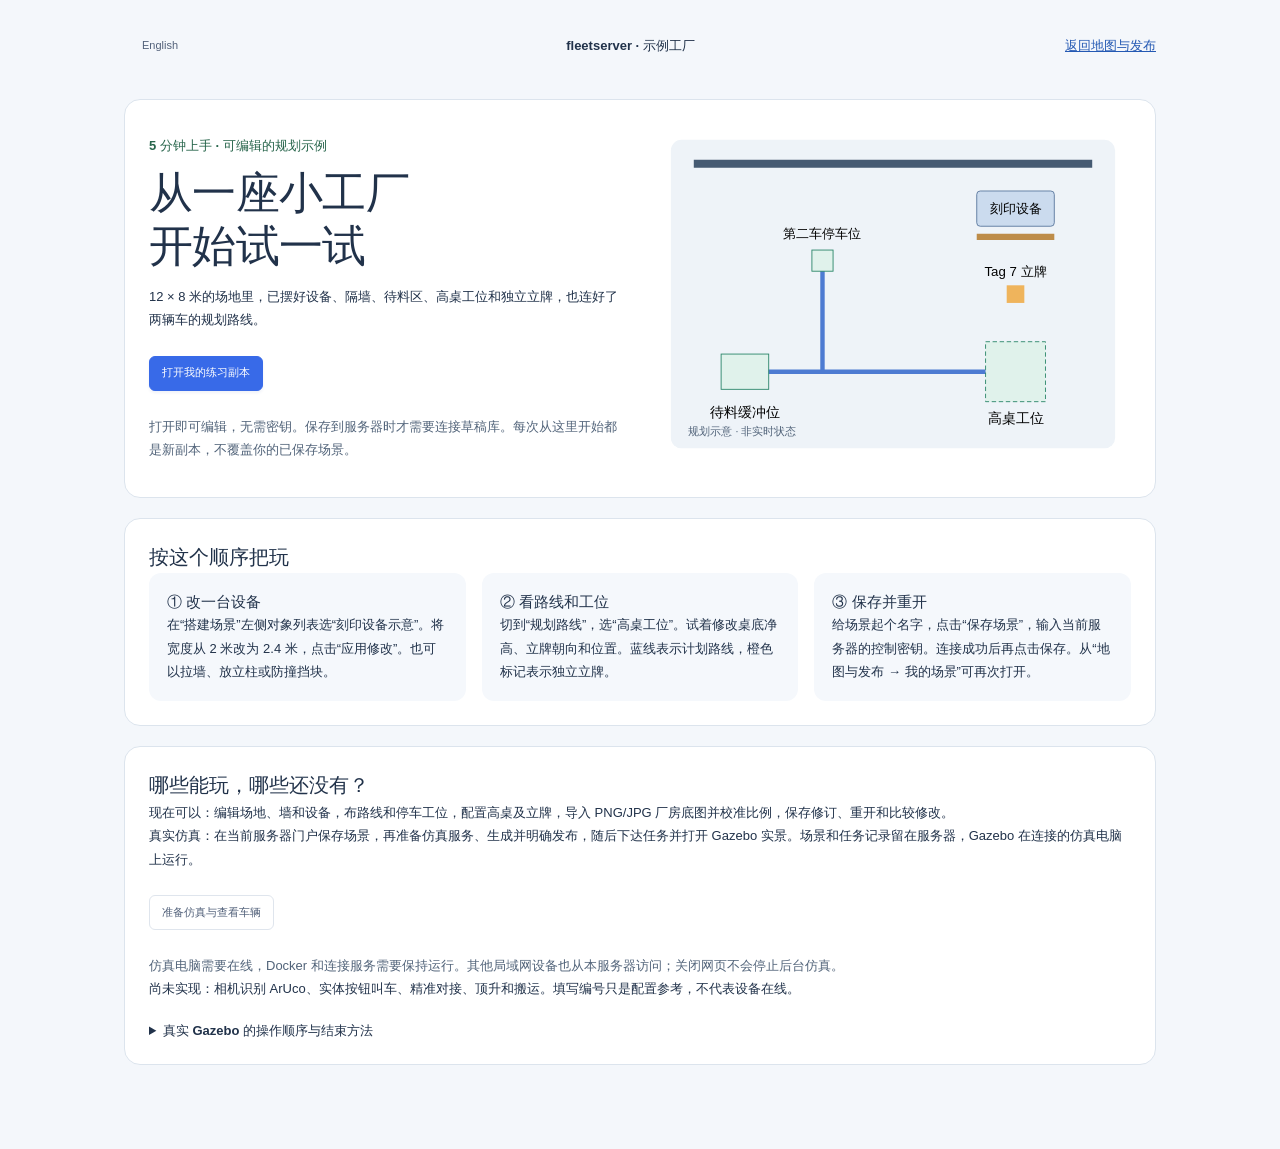
<file: example.html>
<!doctype html>
<html lang="zh-CN"><head><meta charset="utf-8"><meta name="viewport" content="width=device-width,initial-scale=1"><meta name="portal-release" content="__PORTAL_RELEASE__"><script src="portal-update.js"></script><script src="portal-i18n-en.js"></script><script src="portal-i18n.js"></script><title>示例工厂 · 上手练习</title><link rel="stylesheet" href="styles.css"><style>body{display:block;background:#f4f7fb;color:#21324a}main{max-width:1080px;margin:0 auto;padding:28px 24px 64px}header{display:flex;justify-content:space-between;gap:20px;align-items:center;margin-bottom:36px}h1{font-size:clamp(28px,5vw,44px);line-height:1.2;margin:12px 0}p,li{line-height:1.8}section{background:white;border:1px solid #dce4ed;border-radius:16px;padding:24px;margin:20px 0}.hero{display:grid;grid-template-columns:1fr 1fr;gap:30px;align-items:center}.preview svg{width:100%;height:auto}.badge{color:#27654b;font-weight:600}.steps{display:grid;grid-template-columns:repeat(3,1fr);gap:16px}.steps article{background:#f5f8fc;padding:18px;border-radius:12px}.steps h3{margin-top:0}.actions{display:flex;flex-wrap:wrap;gap:12px;margin:24px 0}details{margin-top:20px}summary{cursor:pointer;font-weight:600}.note{color:#52647a}.button{display:inline-flex;justify-content:center;text-decoration:none}a{color:#2459b3}@media(max-width:720px){.hero,.steps{grid-template-columns:1fr}main{padding:18px 14px}section{padding:18px}header{margin-bottom:20px}.actions .button{width:100%}}</style></head>
<body><main><header><strong>fleetserver · 示例工厂</strong><a href="./#/maps">返回地图与发布</a></header>
<section class="hero"><div><span class="badge">5 分钟上手 · 可编辑的规划示例</span><h1>从一座小工厂<br>开始试一试</h1><p>12 × 8 米的场地里，已摆好设备、隔墙、待料区、高桌工位和独立立牌，也连好了两辆车的规划路线。</p><div class="actions"><a class="button button-primary" href="scene-builder.html?example=fab-transfer">打开我的练习副本</a></div><p class="note">打开即可编辑，无需密钥。保存到服务器时才需要连接草稿库。每次从这里开始都是新副本，不覆盖你的已保存场景。</p></div>
<div class="preview"><svg viewBox="0 0 540 390" role="img" aria-label="示例工厂规划示意，蓝线连接待料区、高桌工位和第二车停车位；这不是实时车辆画面"><rect x="18" y="18" width="504" height="350" rx="12" fill="#eef3f8"/><path d="M44 45H496" stroke="#455a72" stroke-width="9"/><rect x="365" y="76" width="88" height="40" rx="4" fill="#cbdbee" stroke="#58769c"/><text x="409" y="101" text-anchor="middle" font-size="15">刻印设备</text><path d="M365 128H453" stroke="#bd8c49" stroke-width="7"/><path d="M102 281H409M190 155V281" fill="none" stroke="#4d7bd2" stroke-width="5"/><rect x="75" y="261" width="54" height="40" fill="#e0f2eb" stroke="#278467"/><rect x="375" y="247" width="68" height="68" fill="#e0f2eb" stroke="#278467" stroke-dasharray="5 3"/><rect x="178" y="143" width="24" height="24" fill="#e0f2eb" stroke="#278467"/><rect x="399" y="183" width="20" height="20" fill="#efb45c"/><text x="102" y="332" text-anchor="middle" font-size="16">待料缓冲位</text><text x="409" y="339" text-anchor="middle" font-size="16">高桌工位</text><text x="190" y="129" text-anchor="middle" font-size="15">第二车停车位</text><text x="409" y="173" text-anchor="middle" font-size="15">Tag 7 立牌</text><text x="38" y="353" font-size="12" fill="#52647a">规划示意 · 非实时状态</text></svg></div></section>
<section><h2>按这个顺序把玩</h2><div class="steps"><article><h3>① 改一台设备</h3><p>在“搭建场景”左侧对象列表选“刻印设备示意”。将宽度从 2 米改为 2.4 米，点击“应用修改”。也可以拉墙、放立柱或防撞挡块。</p></article><article><h3>② 看路线和工位</h3><p>切到“规划路线”，选“高桌工位”。试着修改桌底净高、立牌朝向和位置。蓝线表示计划路线，橙色标记表示独立立牌。</p></article><article><h3>③ 保存并重开</h3><p>给场景起个名字，点击“保存场景”，输入当前服务器的控制密钥。连接成功后再点击保存。从“地图与发布 → 我的场景”可再次打开。</p></article></div></section>
<section><h2>哪些能玩，哪些还没有？</h2><p><strong>现在可以：</strong>编辑场地、墙和设备，布路线和停车工位，配置高桌及立牌，导入 PNG/JPG 厂房底图并校准比例，保存修订、重开和比较修改。</p><p><strong>真实仿真：</strong>在当前服务器门户保存场景，再准备仿真服务、生成并明确发布，随后下达任务并打开 Gazebo 实景。场景和任务记录留在服务器，Gazebo 在连接的仿真电脑上运行。</p><div class="actions"><a class="button" href="./#/simulation">准备仿真与查看车辆</a></div><p class="note">仿真电脑需要在线，Docker 和连接服务需要保持运行。其他局域网设备也从本服务器访问；关闭网页不会停止后台仿真。</p><p><strong>尚未实现：</strong>相机识别 ArUco、实体按钮叫车、精准对接、顶升和搬运。填写编号只是配置参考，不代表设备在线。</p><details><summary>真实 Gazebo 的操作顺序与结束方法</summary><ol><li>在当前服务器门户连接控制会话，进入“虚拟实验”，点击“准备仿真服务”。</li><li>打开你在当前服务器保存的练习；在“生成与仿真”选择快速开发档，生成地图，确认版本并审阅发布。</li><li>等待就绪后，选择 LAB-01 和“高桌工位”，明确执行一次任务。点击“打开 Gazebo 实景”观察。</li><li>核对到站和停稳；在发布页停用当前仿真，再关闭 3D 画面和仿真服务。仅关闭网页不会停机。</li></ol><p>修改后的布局需要重新校验。保存成功不代表已发布；服务就绪不代表任务已执行。每一步都需明确操作并核对回执。</p></details></section>
</main></body></html>
</file>
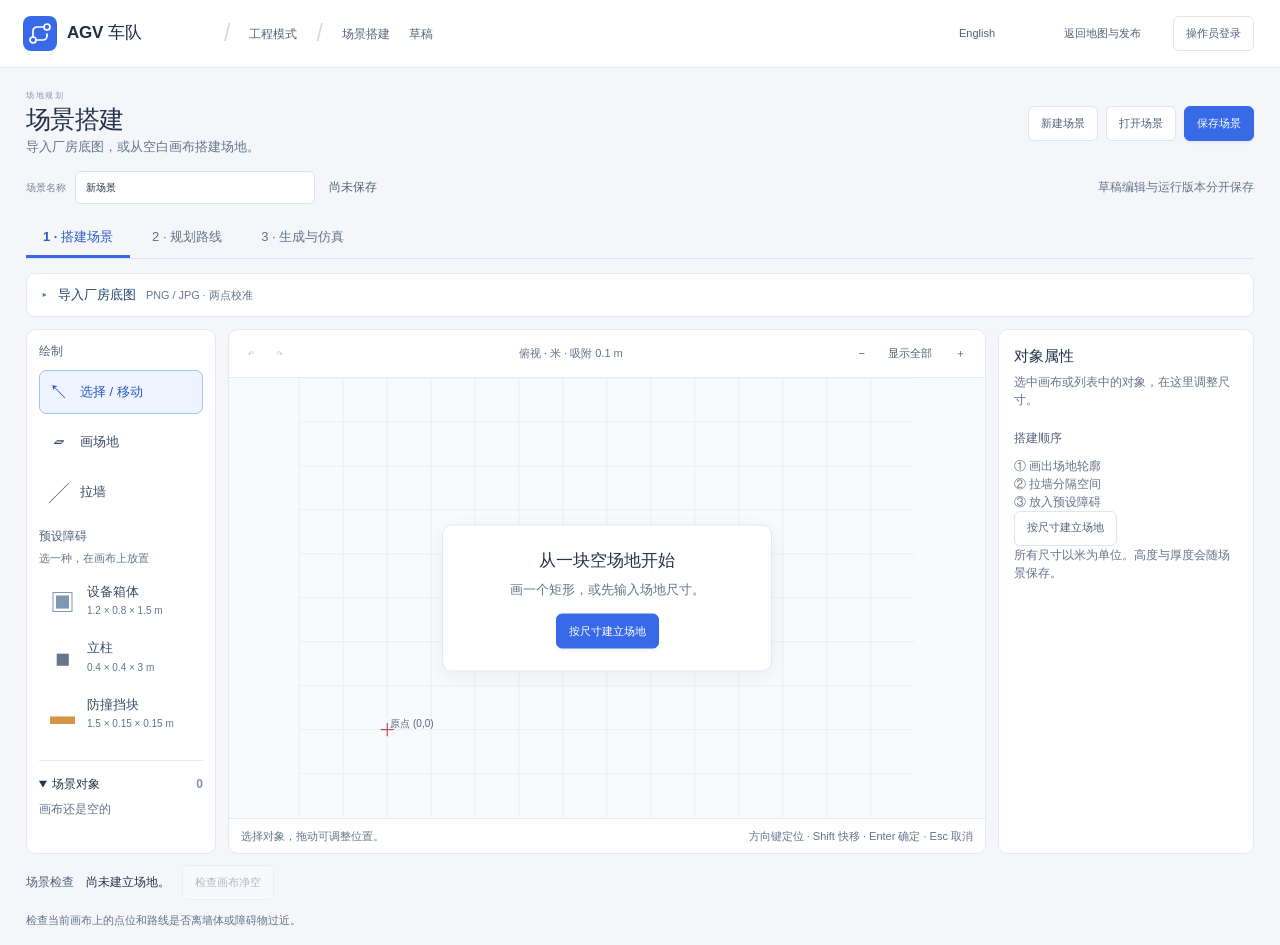
<file: scene-builder.html>
<!doctype html>
<html lang="zh-CN">
<head>
  <meta charset="utf-8"><meta name="viewport" content="width=device-width,initial-scale=1">
  <meta name="portal-release" content="__PORTAL_RELEASE__"><script src="portal-update.js"></script><script src="portal-i18n-en.js"></script><script src="portal-i18n.js"></script>
  <title>Fleetserver · 场景搭建</title><link rel="icon" href="icon.svg">
  <link rel="stylesheet" href="styles.css"><link rel="stylesheet" href="src/pages/maps/scene-builder/styles.css">
</head>
<body class="scene-page">
  <header class="app-header">
    <a class="brand" href="./#/maps" aria-label="AGV 车队首页"><span class="brand-symbol"><svg class="icon" viewBox="0 0 24 24" aria-hidden="true"><circle cx="5" cy="18" r="3"/><circle cx="19" cy="5" r="3"/><path d="M5 15V9a4 4 0 0 1 4-4h7 M8 18h7a4 4 0 0 0 4-4v-2"/></svg></span><span class="brand-name">AGV 车队</span></a>
    <div class="header-context"><span class="context-divider">/</span><span>工程模式</span><span class="context-divider">/</span><span>场景搭建</span><span class="draft-label">草稿</span></div>
    <div class="header-right"><span id="portalUpdateSlot" class="portal-update-slot"></span><a class="button button-quiet" href="./#/maps">返回地图与发布</a><button id="sceneAccess" class="button">登录</button></div>
  </header>
  <main class="scene-main">
    <div class="scene-title-row"><div><p class="eyebrow">场地规划</p><h1 id="scenePageTitle">场景搭建</h1><p id="scenePageDescription">导入厂房底图，或从空白画布搭建场地。</p></div>
      <div class="scene-document-actions"><button id="sceneNew" class="button">新建场景</button><button id="sceneOpen" class="button">打开场景</button><button id="sceneSave" class="button button-primary">保存场景</button></div>
    </div>
    <div class="scene-document-bar"><label>场景名称<input id="sceneName" maxlength="80" value="新场景" autocomplete="off"></label><span id="sceneSaveState" role="status">尚未保存</span><span class="scene-stage-note">草稿编辑与运行版本分开保存</span></div>
    <div class="scene-mode-tabs" role="tablist" aria-label="场景准备步骤"><button id="sceneDesignTab" role="tab" aria-selected="true" aria-controls="sceneDesignPanel">1 · 搭建场景</button><button id="sceneRoutesTab" role="tab" aria-selected="false" aria-controls="sceneDesignPanel">2 · 规划路线</button><button id="sceneGenerationTab" role="tab" aria-selected="false" aria-controls="sceneGenerationPanel">3 · 生成与仿真</button></div>
    <details id="sceneExampleGuide" class="scene-floorplan-panel" hidden open><summary>示例练习 · 从这里开始</summary><div style="padding:1rem"><p>这是独立练习副本。保存状态见上方；编辑和保存都不会自动控制车辆。蓝线是规划路线；高桌和橙色立牌在“规划路线”中查看。</p><ol><li>搭建场景：点选“刻印设备示意”，修改宽度或位置，点击“应用修改”。</li><li>规划路线：点选“高桌工位”，查看桌底净高、立牌朝向及标识编号。</li><li>保存场景：连接当前服务器草稿库并保存；记住名称，稍后从“打开场景”重开。</li></ol><p>保存后，从同一门户的“虚拟实验”准备仿真服务，再回来生成并发布。保存不等于发布，不会自动启动仿真。Tag 识别、按钮和顶升尚未接入。</p><a href="example.html">查看完整练习说明</a></div></details><div id="sceneMessage" class="scene-message" role="status" hidden></div>
    <div id="sceneDesignPanel" role="tabpanel" aria-labelledby="sceneDesignTab">
      <details id="sceneFloorplanPanel" class="scene-floorplan-panel">
        <summary><span id="sceneFloorplanLabel">导入厂房底图</span><small id="sceneFloorplanSummary">PNG / JPG · 两点校准</small></summary>
        <div id="sceneFloorplanView"></div>
      </details>
      <div class="scene-grid">
      <aside class="scene-library" aria-label="绘制工具与预设件"><div id="sceneGeometryLibrary">
        <h2>绘制</h2><div class="scene-tools">
          <button data-scene-tool="select" aria-pressed="true"><span aria-hidden="true">↖</span>选择 / 移动</button>
          <button data-scene-tool="site" aria-pressed="false"><span aria-hidden="true">▱</span>画场地</button>
          <button data-scene-tool="wall" aria-pressed="false"><span aria-hidden="true">╱</span>拉墙</button>
        </div>
        <h2>预设障碍</h2><p class="scene-library-hint">选一种，在画布上放置</p>
        <div class="scene-presets">
          <button data-scene-tool="equipment-box-v1" aria-pressed="false"><span class="scene-asset-icon equipment" aria-hidden="true">▣</span><span>设备箱体<small>1.2 × 0.8 × 1.5 m</small></span></button>
          <button data-scene-tool="rect-column-v1" aria-pressed="false"><span class="scene-asset-icon column" aria-hidden="true">■</span><span>立柱<small>0.4 × 0.4 × 3 m</small></span></button>
          <button data-scene-tool="bumper-v1" aria-pressed="false"><span class="scene-asset-icon bumper" aria-hidden="true">▬</span><span>防撞挡块<small>1.5 × 0.15 × 0.15 m</small></span></button>
        </div>
        <details class="scene-object-details" open><summary>场景对象 <span id="sceneObjectCount">0</span></summary><div id="sceneObjects" class="scene-object-list"><p>画布还是空的</p></div></details></div><div id="sceneRouteLibrary" hidden><h2>路网工具</h2><div class="scene-tools"><button data-route-tool="network-select" aria-pressed="true">↖ 选择 / 编辑</button><button data-route-tool="network-point" aria-pressed="false">＋ 放点位</button><button data-route-tool="network-path" aria-pressed="false">↗ 连路线</button><button data-route-tool="network-station" aria-pressed="false">▣ 放停车工位</button></div><p class="scene-library-hint">先放点，再连线，最后在点位上放停车工位。</p><div class="route-policy-note"><strong>共享路网串行通行</strong><p>当前所有路线共用通行资源。停车位和车辆起点放在支路末端，只连接一个通行点；生成时检查停车避让与车体净空。</p></div><p id="sceneRouteSummary"></p><p id="sceneWorkcellLegend" class="scene-library-hint" hidden>虚线框为规划工位，橙色标记为独立立牌。</p></div>
      </aside>
      <section class="scene-canvas-panel" aria-label="场地俯视画布">
        <div class="scene-canvas-toolbar"><div><button id="sceneUndo" class="button button-quiet" aria-label="撤销" disabled>↶</button><button id="sceneRedo" class="button button-quiet" aria-label="重做" disabled>↷</button></div><span>俯视 · 米 · 吸附 0.1 m</span><div><button id="sceneZoomOut" class="button button-quiet" aria-label="缩小">−</button><button id="sceneFit" class="button button-quiet">显示全部</button><button id="sceneZoomIn" class="button button-quiet" aria-label="放大">＋</button></div></div>
        <div class="scene-canvas-wrap"><svg id="sceneCanvas" xmlns="http://www.w3.org/2000/svg" tabindex="0" role="application" aria-label="场景画布" aria-describedby="sceneCanvasHelp"></svg><div id="sceneWelcome" class="scene-canvas-welcome"><strong>从一块空场地开始</strong><p>画一个矩形，或先输入场地尺寸。</p><button id="sceneStartSize" class="button button-primary">按尺寸建立场地</button></div></div>
        <div class="scene-canvas-footer"><span id="sceneToolHint">选择对象，拖动可调整位置。</span><span id="sceneCanvasHelp">方向键定位 · Shift 快移 · Enter 确定 · Esc 取消</span></div>
      </section>
      <aside class="scene-inspector" aria-label="对象属性"><div id="sceneInspector"></div><div id="sceneWorkcellInspector"></div><div id="sceneNetworkInspector" hidden></div></aside>
    </div>
    <section class="scene-review" aria-label="场景检查"><strong>场景检查</strong><span id="sceneReview">尚未建立场地。</span><button id="sceneCheckClearance" type="button" class="button">检查画布净空</button><div id="sceneClearanceView"></div></section></div>
    <section id="sceneGenerationPanel" role="tabpanel" aria-labelledby="sceneGenerationTab" hidden><button id="sceneLocateClearance" type="button" class="button" hidden>在画布检查净空</button><div id="sceneGenerationView"></div><div id="scenePublicationView"></div></section>
  </main>
  <dialog id="sceneAccessDialog">
    <form id="sceneAccessForm">
      <div class="scene-dialog-heading">
        <h2>操作员登录</h2>
        <button type="button" data-close-dialog aria-label="关闭登录窗口">×</button>
      </div>
      <p id="sceneAccessStatus"></p>
      <div id="sceneCredentials"><label>操作员密钥<input id="sceneKey" type="password" autocomplete="off" required></label></div>
      <p id="sceneAccessError" class="scene-error" role="alert" hidden></p>
      <div class="scene-dialog-actions">
        <button type="button" id="sceneEndAccess" class="button" hidden>退出登录</button>
        <button id="sceneLogin" class="button button-primary" type="submit">登录</button>
      </div>
    </form>
  </dialog>
  <dialog id="sceneOpenDialog"><div class="scene-dialog-heading"><h2>打开已保存场景</h2><button type="button" data-close-dialog aria-label="关闭场景列表">×</button></div><div id="sceneCatalog"></div></dialog>
  <dialog id="sceneDiscardDialog"><div class="scene-dialog-heading"><h2>当前修改尚未保存</h2></div><p>可以返回保存，或明确放弃本页修改。</p><div class="scene-dialog-actions"><button id="sceneKeepEditing" class="button">返回编辑</button><button id="sceneDiscard" class="button">放弃修改并继续</button></div></dialog>
  <script src="src/pages/maps/scene-builder/clearance-ui.js"></script>
  <script src="fleet-api.js"></script><script src="motion-preset-ui.js"></script><script src="map-release-ui.js"></script><script src="src/pages/maps/scene-builder/workcell-model.js"></script><script src="src/pages/maps/scene-builder/network-model.js"></script><script src="src/pages/maps/scene-builder/network-ui.js"></script><script src="src/pages/maps/scene-builder/floorplan-geometry.js"></script><script src="src/pages/maps/scene-builder/model.js"></script><script src="src/pages/maps/scene-builder/canvas.js"></script><script src="src/pages/maps/scene-builder/controller.js"></script><script src="src/pages/maps/scene-builder/generation-ui.js"></script><script src="src/pages/maps/scene-builder/publication-ui.js"></script><script src="src/pages/maps/scene-builder/floorplan-ui.js"></script><script src="src/pages/maps/scene-builder/floorplan-layer.js"></script><script src="src/pages/maps/scene-builder/workcell-ui.js"></script><script src="src/pages/maps/scene-builder/example.js"></script><script src="src/pages/maps/scene-builder/workspace.js"></script>
</body>
</html>
</file>
<file: styles.css>
:root {
  color-scheme: light;
  --bg: #f4f6f9;
  --ink: #24324a;
  --muted: #8b99ad;
  --line: #e5eaf1;
  --blue: #386ae8;
  --sidebar: #172337;
  font-family:
    Inter,
    "Segoe UI",
    -apple-system,
    BlinkMacSystemFont,
    sans-serif;
  font-synthesis: none;
}


* {
  box-sizing: border-box;
}
body {
  margin: 0;
  background: var(--bg);
  color: var(--ink);
  font-size: 13px;
  line-height: 1.5;
}
button,
input,
select {
  font: inherit;
}
button,
a,
summary {
  touch-action: manipulation;
}
button,
summary {
  cursor: pointer;
}
button {
  color: inherit;
}
button:disabled {
  cursor: not-allowed;
  opacity: 0.4;
}
button:focus-visible,
a:focus-visible,
summary:focus-visible {
  outline: 3px solid #8eafff;
  outline-offset: 3px;
}
input:focus,
select:focus {
  outline: none;
  border-color: #779aed;
  box-shadow: 0 0 0 3px #386ae815;
}
[hidden] {
  display: none !important;
}
h1,
h2,
h3,
p {
  margin: 0;
}
h1,
h2,
h3 {
  font-weight: 600;
}
a {
  color: var(--blue);
}
.icon-library {
  position: absolute;
  width: 0;
  height: 0;
  overflow: hidden;
}
.icon {
  width: 19px;
  height: 19px;
  fill: none;
  stroke: currentColor;
  stroke-width: 1.7;
  stroke-linecap: round;
  stroke-linejoin: round;
  flex: none;
}
button .icon {
  width: 17px;
  height: 17px;
}
.app-header {
  height: 68px;
  background: #fff;
  border-bottom: 1px solid var(--line);
  display: flex;
  align-items: center;
  padding: 0 26px 0 23px;
  gap: 25px;
  position: relative;
  z-index: 20;
}
.brand {
  display: flex;
  align-items: center;
  gap: 10px;
  text-decoration: none;
  color: #1e2d46;
  font-size: 22px;
  font-weight: 700;
  letter-spacing: -0.8px;
  min-width: 176px;
  line-height: 1.1;
}
.brand-light {
  font-weight: 400;
}
.brand small {
  display: block;
  font-size: 7px;
  letter-spacing: 1.8px;
  color: #93a0b3;
  margin-top: 6px;
  font-weight: 600;
}
.brand-symbol {
  width: 34px;
  height: 35px;
  background: var(--blue);
  color: white;
  border-radius: 8px;
  display: grid;
  place-items: center;
}
.brand-symbol .icon {
  width: 24px;
  height: 24px;
}
.header-context {
  display: flex;
  align-items: center;
  gap: 19px;
  font-size: 12px;
  flex: 1;
  color: #55647a;
}
.context-divider {
  color: #d4dae4;
  font-size: 23px;
  font-weight: 300;
}
.environment-label {
  border: 1px solid #e8ecf2;
  background: #f9fafc;
  color: #8794a7;
  font-size: 10px;
  border-radius: 4px;
  padding: 2px 7px;
}
.header-right {
  display: flex;
  align-items: center;
  gap: 19px;
}
.header-divider {
  height: 21px;
  width: 1px;
  background: var(--line);
}
.connection-pill {
  display: flex;
  align-items: center;
  gap: 7px;
  color: #8794a7;
  font-size: 11px;
  white-space: nowrap;
}
.connection-pill i,
.server-status i,
.live-dot {
  width: 6px;
  height: 6px;
  border-radius: 50%;
  background: currentColor;
  display: inline-block;
  flex: none;
}
.connection-pill.connected {
  color: #29856b;
}
.connection-pill.disconnected {
  color: #be7b32;
}
.button {
  display: inline-flex;
  align-items: center;
  justify-content: center;
  gap: 7px;
  min-height: 35px;
  padding: 7px 12px;
  border: 1px solid #dfe5ed;
  border-radius: 6px;
  background: #fff;
  color: #52617a;
  font-size: 11px;
  font-weight: 500;
  line-height: 1.4;
  text-decoration: none;
  white-space: nowrap;
  transition:
    background 0.15s,
    border-color 0.15s;
}
.button:not(:disabled):hover {
  background: #f4f7fb;
  border-color: #bdc9dc;
}
.button-primary {
  background: var(--blue);
  border-color: var(--blue);
  color: white;
  box-shadow: 0 2px 3px #284b9f12;
}
.button-primary:not(:disabled):hover {
  background: #2d58cb;
  border-color: #2d58cb;
}
.button-quiet {
  border-color: transparent;
  background: transparent;
}
.button-pause {
  color: #8b6640;
}
.button-white {
  background: #fff;
  border-color: #dce3ed;
}
.icon-button {
  padding: 7px;
  min-width: 34px;
}
.app-layout {
  display: grid;
  grid-template-columns: 212px minmax(0, 1fr);
  min-height: calc(100dvh - 68px);
}
.sidebar {
  background: var(--sidebar);
  color: #a4b1c7;
  display: flex;
  flex-direction: column;
  padding: 25px 13px 15px;
  min-width: 0;
}
.sidebar-label,
.sidebar-section-title h2 {
  font-size: 9px;
  letter-spacing: 1.3px;
  font-weight: 600;
  color: #73849f;
}
.sidebar-label {
  padding: 0 13px;
  margin-bottom: 12px;
}
.primary-nav {
  display: grid;
  gap: 4px;
}
.nav-item {
  display: flex;
  align-items: center;
  gap: 11px;
  padding: 11px 13px;
  min-height: 40px;
  width: 100%;
  background: none;
  border: 0;
  border-radius: 6px;
  color: #aab7cc;
  font-size: 11px;
  text-align: left;
}
.nav-item .icon {
  width: 17px;
  height: 17px;
  color: #8495b0;
}
.nav-item:hover {
  background: #ffffff05;
  color: #fff;
}
.nav-item.active {
  background: #304b7a;
  color: #edf3ff;
}
.nav-item.active .icon {
  color: #a2c0ff;
}
.nav-item b {
  font-size: 9px;
  font-weight: 500;
  min-width: 19px;
  padding: 0 5px;
  text-align: center;
  border-radius: 4px;
  background: #ffffff0b;
  margin-left: auto;
  color: #9aaecb;
}
.sidebar-fleet {
  margin-top: 31px;
  padding-top: 21px;
  border-top: 1px solid #ffffff0b;
  min-height: 190px;
}
.sidebar-section-title {
  display: flex;
  justify-content: space-between;
  align-items: center;
  padding: 0 11px;
  margin-bottom: 12px;
  gap: 8px;
}
.sidebar-section-title > span {
  font-size: 9px;
  color: #8394b0;
}
.search-field {
  display: flex;
  align-items: center;
  background: #111d2e;
  border: 1px solid #ffffff09;
  border-radius: 5px;
  padding: 6px 9px;
  gap: 7px;
  margin: 0 5px 10px;
}
.search-field .icon {
  width: 13px;
  height: 13px;
  color: #71819b;
}
.search-field input {
  min-width: 0;
  width: 100%;
  border: 0;
  background: none;
  color: #d1dbeb;
  outline: none;
  box-shadow: none;
  font-size: 10px;
  padding: 2px;
}
.search-field input::placeholder {
  color: #72819b;
}
.robot-list {
  display: grid;
  gap: 4px;
  max-height: 330px;
  overflow: auto;
}
.robot-row {
  display: flex;
  align-items: center;
  gap: 8px;
  width: 100%;
  background: none;
  border: 1px solid transparent;
  padding: 9px;
  border-radius: 5px;
  text-align: left;
  color: #c1cee1;
}
.robot-row:hover {
  background: #ffffff05;
}
.robot-row.active {
  background: #263a58;
  border-color: #3c557b;
}
.robot-avatar {
  height: 28px;
  width: 28px;
  display: grid;
  place-items: center;
  background: #ffffff07;
  border-radius: 6px;
  color: #95b6ec;
  flex: none;
}
.robot-avatar .icon {
  height: 18px;
  width: 18px;
}
.robot-row strong {
  font-size: 11px;
  font-weight: 500;
  display: block;
  max-width: 100px;
  overflow: hidden;
  text-overflow: ellipsis;
}
.robot-row small {
  font-size: 9px;
  color: #7f92ae;
  display: block;
  margin-top: 2px;
}
.robot-dot {
  margin-left: auto;
  width: 5px;
  height: 5px;
  border-radius: 50%;
  background: #45b28e;
  flex: none;
}
.robot-dot.alert {
  background: #d8a14f;
}
.sidebar-empty {
  text-align: center;
  padding: 22px 9px 17px;
  color: #7d8fa9;
}
.sidebar-empty .icon {
  width: 27px;
  height: 27px;
  opacity: 0.55;
  margin-bottom: 8px;
}
.sidebar-empty strong {
  display: block;
  font-size: 11px;
  font-weight: 500;
  color: #98a9c1;
}
.sidebar-empty p {
  font-size: 10px;
  line-height: 1.7;
  max-width: 145px;
  margin: 6px auto 0;
}
.model-tree {
  border-top: 1px solid #ffffff0b;
  margin-top: 21px;
  padding-top: 20px;
}
.tree-row {
  display: flex;
  align-items: center;
  gap: 10px;
  background: none;
  border: 0;
  color: #a2b2cb;
  font-size: 11px;
  width: 100%;
  padding: 8px 13px;
  border-radius: 5px;
}
.tree-row:hover {
  background: #ffffff06;
}
.tree-row b {
  margin-left: auto;
  font-size: 10px;
  color: #8295b1;
  font-weight: 400;
  font-variant-numeric: tabular-nums;
}
.tree-dot {
  height: 7px;
  width: 7px;
  border: 1.5px solid #8ea2c2;
  border-radius: 50%;
  margin: 0 3px;
}
.station-dot {
  border-radius: 2px;
  border-color: #6da9a3;
}
.tree-line {
  height: 1px;
  width: 13px;
  background: #8299bd;
}
.sidebar-footer {
  margin-top: auto;
  padding: 26px 11px 0;
  font-size: 10px;
}
.server-status {
  display: flex;
  align-items: center;
  gap: 6px;
  color: #8599b8;
}
.server-status.connected {
  color: #81b39f;
}
.sidebar-footer-meta {
  display: flex;
  justify-content: space-between;
  margin-top: 12px;
  font-size: 9px;
  color: #5e7393;
}
.workspace {
  padding: 26px 27px 12px;
  min-width: 0;
}
.workspace-heading {
  display: flex;
  align-items: center;
  justify-content: space-between;
  gap: 15px;
  margin-bottom: 23px;
}
.eyebrow {
  font-size: 8px;
  letter-spacing: 1.6px;
  font-weight: 600;
  color: #8a98ac;
  margin-bottom: 5px;
}
h1 {
  font-size: 24px;
  line-height: 1.2;
  letter-spacing: -0.65px;
}
.workspace-heading p:not(.eyebrow) {
  font-size: 11px;
  color: #8b97aa;
  margin-top: 7px;
}
.workspace-actions {
  display: flex;
  align-items: center;
  gap: 7px;
}
.fleet-summary {
  display: grid;
  grid-template-columns: repeat(4, minmax(0, 1fr));
  background: #fff;
  border: 1px solid var(--line);
  border-radius: 9px;
  padding: 18px 0;
  margin-bottom: 21px;
  box-shadow: 0 2px 3px #22325102;
}
.fleet-summary > div {
  padding: 0 23px;
  border-right: 1px solid var(--line);
  display: grid;
  grid-template-columns: auto 1fr;
  align-items: center;
  gap: 4px 10px;
}
.fleet-summary > div:last-child {
  border: 0;
}
.metric-label {
  font-size: 10px;
  color: #738199;
  grid-column: 1/-1;
  display: flex;
  align-items: center;
  gap: 6px;
  white-space: nowrap;
}
.metric-dot {
  height: 5px;
  width: 5px;
  border-radius: 50%;
  background: #779be7;
  display: inline-block;
}
.metric-dot.green {
  background: #3aa483;
}
.metric-dot.violet {
  background: #9988ce;
}
.metric-dot.amber {
  background: #d5a156;
}
.fleet-summary strong {
  font-size: 25px;
  line-height: 1.4;
  letter-spacing: -0.6px;
  font-weight: 600;
  font-variant-numeric: tabular-nums;
}
.fleet-summary small {
  font-size: 9px;
  line-height: 1.5;
  color: #9aa5b6;
  align-self: end;
  padding-bottom: 5px;
}
.operations-grid {
  display: grid;
  grid-template-columns: minmax(0, 1fr) 268px;
  gap: 15px;
  align-items: stretch;
}
.panel {
  border: 1px solid var(--line);
  border-radius: 9px;
  background: #fff;
  min-width: 0;
  overflow: hidden;
  box-shadow: 0 2px 3px #22325102;
}
.panel-heading {
  height: 49px;
  display: flex;
  align-items: center;
  justify-content: space-between;
  gap: 8px;
  padding: 0 17px;
  border-bottom: 1px solid var(--line);
}
.panel-heading h2 {
  font-size: 11px;
  font-weight: 600;
  white-space: nowrap;
}
.panel-title {
  display: flex;
  align-items: center;
  gap: 8px;
  min-width: 0;
}
.panel-title > .icon {
  width: 15px;
  height: 15px;
  color: #7e90ad;
}
.subtle-label {
  font-size: 9px;
  font-weight: 400;
  color: #94a0b2;
  white-space: nowrap;
  overflow: hidden;
  text-overflow: ellipsis;
  max-width: 140px;
}
.panel-title .subtle-label {
  padding-left: 9px;
  border-left: 1px solid var(--line);
  margin-left: 3px;
}
.map-toolbar {
  display: flex;
  align-items: center;
  gap: 4px;
}
.map-toolbar .button {
  min-height: 28px;
  min-width: 28px;
  padding: 5px;
}
.map-toolbar .icon {
  width: 15px;
  height: 15px;
}
.layer-menu {
  position: relative;
}
.layer-menu summary {
  list-style: none;
}
.layer-menu summary::-webkit-details-marker {
  display: none;
}
.layer-popover {
  position: absolute;
  right: 0;
  top: 35px;
  z-index: 12;
  background: #fff;
  border: 1px solid var(--line);
  box-shadow: 0 10px 30px #20385c18;
  border-radius: 7px;
  padding: 13px 15px;
  width: 160px;
}
.layer-popover strong {
  font-size: 11px;
  display: block;
  margin-bottom: 9px;
}
.layer-popover label {
  display: flex;
  gap: 8px;
  align-items: center;
  font-size: 11px;
  margin-top: 7px;
  color: #65758f;
}
.layer-popover input {
  accent-color: var(--blue);
}
.map-panel {
  overflow: visible;
  display: flex;
  flex-direction: column;
}
.warehouse-map {
  position: relative;
  min-height: 420px;
  flex: 1;
  background-color: #fafbfd;
  background-image: radial-gradient(#d5dce7 0.7px, transparent 0.7px);
  background-size: 18px 18px;
  overflow: hidden;
  isolation: isolate;
}
.map-svg {
  position: absolute;
  inset: 0;
  width: 100%;
  height: 100%;
  cursor: grab;
  touch-action: none;
}
.map-svg.panning {
  cursor: grabbing;
}
.map-background-svg { pointer-events: none; }
.overview-modes {
  display: flex;
  flex-wrap: wrap;
  gap: 6px;
  padding: 10px 16px;
  border-bottom: 1px solid var(--line);
}
.overview-modes button {
  min-height: 34px;
  border: 1px solid transparent;
  border-radius: 6px;
  padding: 4px 11px;
  background: white;
  color: #526783;
  font-weight: 600;
}
.overview-modes button[aria-pressed="true"] {
  color: #2555be;
  background: #edf3ff;
  border-color: #ceddff;
}
.overview-observation { border-bottom: 1px solid var(--line); }
.overview-observation-controls {
  display: flex;
  align-items: center;
  flex-wrap: wrap;
  gap: 8px;
  padding: 8px 16px;
}
.overview-observation-controls p { margin: 0 auto 0 0; color: #475d76; }
.overview-observation .sim-environment-review { margin: 0 16px 12px; }
.overview-map-layout { display: grid; grid-template-columns: minmax(0, 1fr); }
.overview-map-layout[data-mode="side"]:has(.overview-side-panel:not([hidden])) {
  grid-template-columns: minmax(0, 1.35fr) minmax(0, 1fr);
}
.overview-side-panel { min-width: 0; border-left: 1px solid var(--line); background: #101923; }
.overview-side-panel h3 {
  margin: 0;
  background: #1c2b3c;
  color: #e5edf5;
  font-size: 12px;
  font-weight: 600;
  padding: 9px 14px;
}
#overviewSideHost iframe {
  display: block;
  border: 0;
  width: 100%;
  height: 100%;
}
#overviewSideHost { height: calc(100% - 36px); min-height: 300px; }
.overview-overlay-host { position: absolute; inset: 0; pointer-events: none; }
.overview-overlay-host iframe {
  position: absolute;
  border: 0;
  left: 0;
  top: 0;
  opacity: 0.76;
  transform-origin: 0 0;
  pointer-events: none;
}
@media (max-width: 980px) {
  .overview-map-layout[data-mode="side"]:has(.overview-side-panel:not([hidden])) {
    grid-template-columns: minmax(0, 1fr);
  }
  .overview-side-panel { border-left: 0; border-top: 1px solid var(--line); }
  #overviewSideHost { height: clamp(260px, 50vh, 460px); min-height: 0; }
}
.map-item {
  cursor: pointer;
  outline: none;
}
.map-item:focus-visible .point-shape,
.map-item.selected .point-shape {
  stroke: var(--blue);
  stroke-width: 3;
}
.map-path {
  fill: none;
  stroke: #9aabc0;
  stroke-width: 1.5;
  vector-effect: non-scaling-stroke;
}
.path-hit {
  fill: none;
  stroke: transparent;
  stroke-width: 14;
  vector-effect: non-scaling-stroke;
}
.map-path.locked {
  stroke: #c99557;
  stroke-dasharray: 4 4;
}
.map-path.schematic {
  stroke-dasharray: 3 4;
}
.map-item.selected .map-path {
  stroke: var(--blue);
  stroke-width: 3;
}
.map-svg text {
  fill: #687990;
  font-family: Inter, "Segoe UI", sans-serif;
  font-weight: 500;
  paint-order: stroke;
  stroke: #fafbfd;
  stroke-width: 4px;
  stroke-linejoin: round;
  pointer-events: none;
}
.point-shape {
  fill: #fff;
  stroke: #7c92ad;
  stroke-width: 1.5;
  vector-effect: non-scaling-stroke;
}
.station-shape {
  fill: #e7f3ef;
  stroke: #72a999;
  stroke-width: 1.2;
  vector-effect: non-scaling-stroke;
}
.station-link {
  stroke: #9bb9b2;
  stroke-width: 1;
  stroke-dasharray: 3 3;
  vector-effect: non-scaling-stroke;
}
.vehicle-shape {
  fill: var(--blue);
  stroke: white;
  stroke-width: 2;
  vector-effect: non-scaling-stroke;
}
.map-vehicle.stale {
  opacity: 0.45;
}
.vehicle-ring {
  fill: none;
  stroke: none;
}
.map-vehicle.selected .vehicle-ring {
  stroke: #8eafff;
  stroke-width: 3;
  fill: #386ae80b;
  vector-effect: non-scaling-stroke;
}
.map-svg[data-labels="false"] text {
  display: none;
}
.map-svg[data-points="false"] #mapPoints,
.map-svg[data-paths="false"] #mapPaths,
.map-svg[data-stations="false"] #mapStations,
.map-svg[data-robots="false"] #robotMarkers {
  display: none;
}
.map-empty {
  position: absolute;
  inset: 0;
  display: flex;
  align-items: center;
  justify-content: center;
  flex-direction: column;
  padding: 45px 35px;
  text-align: center;
  pointer-events: none;
}
.map-empty > button {
  pointer-events: auto;
}
.empty-map-art {
  width: 148px;
  height: 88px;
  margin-bottom: 17px;
  position: relative;
}
.empty-map-art:before {
  content: "";
  position: absolute;
  width: 93px;
  height: 68px;
  top: 8px;
  left: 26px;
  border: 1px dashed #d5deec;
  border-radius: 10px;
  transform: rotate(-7deg);
  background: #eaf0fb40;
}
.empty-map-art svg {
  position: relative;
  fill: #fafbfd;
  stroke: #9cb1d3;
  stroke-width: 1.5;
}
.empty-map-art svg circle:first-of-type {
  fill: #dce8ff;
  stroke: #5d85d3;
}
.empty-map-art svg rect {
  fill: #e1efeb;
  stroke: #7ba694;
}
.empty-tag {
  font-size: 8px;
  letter-spacing: 1.5px;
  color: #98a6bc;
  font-weight: 500;
  margin-bottom: 8px;
}
.map-empty h3 {
  font-size: 17px;
  letter-spacing: -0.35px;
  font-weight: 500;
  color: #475971;
}
.map-empty p {
  font-size: 11px;
  max-width: 290px;
  color: #92a0b3;
  line-height: 1.8;
  margin-top: 8px;
}
.map-empty .button {
  font-size: 10px;
  margin-top: 20px;
  min-height: 32px;
}
.map-empty .button .icon {
  width: 13px;
  height: 13px;
}
.setup-progress {
  display: flex;
  align-items: center;
  gap: 17px;
  margin-top: 26px;
  font-size: 9px;
  color: #99a6b9;
}
.setup-progress span {
  display: flex;
  align-items: center;
  gap: 5px;
}
.setup-progress i {
  height: 5px;
  width: 5px;
  border-radius: 50%;
  border: 1px solid #b9c4d4;
}
.setup-progress .complete {
  color: #6c9d8c;
}
.setup-progress .complete i {
  background: #71a894;
  border-color: #71a894;
}
.map-compass {
  position: absolute;
  right: 13px;
  top: 16px;
  display: flex;
  align-items: center;
  flex-direction: column;
  color: #98a8bf;
  font-size: 8px;
  pointer-events: none;
}
.map-compass svg {
  width: 25px;
  height: 30px;
  fill: #b0bfd3;
  stroke: #8ca0bc;
  stroke-width: 0.7;
}
.map-controls {
  position: absolute;
  right: 14px;
  bottom: 16px;
  padding: 3px;
  background: white;
  border: 1px solid #dde4ed;
  border-radius: 6px;
  box-shadow: 0 3px 9px #23355508;
  display: grid;
}
.map-controls button {
  width: 27px;
  height: 29px;
  border: 0;
  background: none;
  display: grid;
  place-items: center;
  color: #657a98;
  border-radius: 3px;
}
.map-controls button:hover {
  background: #f0f4fb;
}
.map-controls .icon {
  width: 16px;
  height: 16px;
}
.map-controls > span {
  height: 1px;
  background: var(--line);
  margin: 2px;
}
.map-background-caption {
  position: absolute;
  bottom: 15px;
  left: 16px;
  max-width: calc(100% - 82px);
  padding: 7px 10px;
  border: 1px solid #e0e6f0;
  border-radius: 5px;
  background: #fffffff0;
  color: #778ba7;
  font-size: 10px;
  line-height: 1.6;
  pointer-events: none;
}
.map-footer {
  display: flex;
  align-items: center;
  justify-content: space-between;
  gap: 12px;
  height: 35px;
  padding: 0 15px;
  border-top: 1px solid var(--line);
  color: #8e9caf;
  font-size: 9px;
}
.map-legend {
  display: flex;
  align-items: center;
  gap: 14px;
}
.map-legend span {
  display: flex;
  align-items: center;
  gap: 5px;
}
.map-legend i {
  display: inline-block;
  width: 5px;
  height: 5px;
  border-radius: 50%;
  background: #8aa0bb;
}
.map-legend .legend-path {
  height: 1px;
  width: 11px;
  border-radius: 0;
  background: #a3b2c5;
}
.map-legend .legend-robot {
  border-radius: 2px;
  background: #6388e4;
  width: 6px;
  height: 6px;
}
.map-focus-hint {
  position: absolute;
  bottom: 12px;
  left: 12px;
  background: #fff;
  padding: 7px 12px;
  border: 1px solid var(--line);
  border-radius: 5px;
  color: #7f8ea4;
  font-size: 10px;
}
.inspector {
  display: flex;
  flex-direction: column;
}
.inspector .panel-heading {
  padding: 0 15px;
}
.inspector-tabs {
  display: flex;
  gap: 21px;
  border-bottom: 1px solid var(--line);
  padding: 0 16px;
  min-height: 39px;
}
.inspector-tabs button {
  background: none;
  border: 0;
  border-bottom: 2px solid transparent;
  padding: 11px 1px 9px;
  color: #8795aa;
  font-size: 10px;
}
.inspector-tabs button[aria-selected="true"] {
  color: var(--blue);
  border-color: var(--blue);
}
.inspector-empty {
  padding: 43px 22px 28px;
  text-align: center;
}
.inspector-empty-icon {
  display: grid;
  place-items: center;
  width: 43px;
  height: 43px;
  background: #f4f7fb;
  border: 1px solid #eaf0f6;
  border-radius: 11px;
  margin: 0 auto 16px;
  color: #9bacc6;
}
.inspector-empty-icon .icon {
  width: 24px;
  height: 24px;
  stroke-width: 1.4;
}
.inspector-empty h3 {
  font-size: 12px;
  font-weight: 500;
  color: #61718a;
}
.inspector-empty p {
  font-size: 10px;
  line-height: 1.9;
  color: #9aa7b9;
  margin: 8px 0;
}
.inspector-hint {
  display: flex;
  gap: 8px;
  text-align: left;
  padding: 13px 12px;
  border-radius: 6px;
  background: #f8fafc;
  margin-top: 30px;
  font-size: 9px;
  line-height: 1.8;
  color: #94a2b7;
}
.inspector-hint .icon {
  width: 13px;
  height: 13px;
  margin-top: 2px;
  color: #99aac3;
}
.inspector-footer {
  margin-top: auto;
  display: flex;
  align-items: center;
  gap: 5px;
  border-top: 1px solid var(--line);
  padding: 13px;
  color: #9aa6b8;
  font-size: 9px;
  white-space: nowrap;
}
.inspector-footer > .icon {
  height: 12px;
  width: 12px;
}
.inspector-footer button {
  background: none;
  border: 0;
  padding: 0;
  color: #718bc3;
  font-size: 9px;
  margin-left: auto;
}
.object-heading {
  display: flex;
  align-items: center;
  gap: 10px;
  margin: 20px 17px 13px;
}
.object-icon {
  width: 35px;
  height: 35px;
  border-radius: 7px;
  display: grid;
  place-items: center;
  background: #edf2fc;
  color: #6486cd;
  flex: none;
}
.object-heading h3 {
  font-size: 13px;
  font-weight: 600;
  max-width: 175px;
  overflow: hidden;
  text-overflow: ellipsis;
  margin-bottom: 4px;
}
.status-badge {
  display: inline-flex;
  font-size: 8px;
  font-weight: 500;
  color: #7e90aa;
  background: #f1f4f8;
  padding: 2px 6px;
  border-radius: 4px;
  white-space: nowrap;
}
.status-badge.online {
  background: #eaf5ef;
  color: #3a9577;
}
.status-badge.moving {
  background: #eaf0fe;
  color: #527cd3;
}
.status-badge.alert {
  background: #fbf1df;
  color: #ad8647;
}
.property-list {
  margin: 0 17px;
}
.property-list > div {
  display: flex;
  align-items: baseline;
  justify-content: space-between;
  gap: 10px;
  border-bottom: 1px solid #f0f3f7;
  padding: 10px 0;
}
.property-list dt {
  font-size: 10px;
  color: #98a5b8;
  flex: none;
}
.property-list dd {
  margin: 0;
  font-size: 10px;
  color: #64748c;
  text-align: right;
  overflow-wrap: anywhere;
  max-width: 160px;
  font-variant-numeric: tabular-nums;
}
.button-withdraw {
  margin: 19px 17px;
  width: calc(100% - 34px);
  font-size: 10px;
  color: #a38063;
}
.dispatch-content {
  padding: 18px 16px;
}
.section-caption {
  font-size: 11px;
  color: #657790;
  margin-bottom: 17px;
}
.dispatch-content form {
  display: grid;
  gap: 17px;
}
label {
  color: #76859c;
  font-size: 10px;
}
form label {
  display: grid;
  gap: 7px;
}
select,
input[type="password"] {
  min-height: 35px;
  padding: 7px 10px;
  border: 1px solid #e0e6ef;
  border-radius: 5px;
  color: #60738e;
  background: #fcfdff;
  width: 100%;
  min-width: 0;
  font-size: 11px;
}
.origin-row {
  display: flex;
  align-items: center;
  gap: 10px;
  padding: 0 3px;
}
.origin-dot {
  width: 7px;
  height: 7px;
  border-radius: 50%;
  background: #aec0dc;
  border: 2px solid #dce6f5;
}
.origin-row small {
  font-size: 8px;
  color: #a2afc0;
}
.origin-row strong {
  display: block;
  font-size: 10px;
  font-weight: 400;
  color: #7f90aa;
  margin-top: 3px;
}
.dispatch-hint {
  font-size: 10px;
  color: #a68c68;
  line-height: 1.7;
  background: #fcf9f2;
  border: 1px solid #f2ebdf;
  border-radius: 5px;
  padding: 10px;
}
.dispatch-content .fine-print {
  margin-top: 18px;
}
.fine-print {
  font-size: 10px;
  color: #98a5b9;
  line-height: 1.8;
}
.lower-panel {
  grid-column: 1/-1;
  min-height: 190px;
}
.lower-tabs {
  display: flex;
  align-items: center;
  gap: 23px;
  height: 44px;
  border-bottom: 1px solid var(--line);
  padding: 0 19px;
}
.lower-tabs button {
  height: 100%;
  border: 0;
  border-bottom: 2px solid transparent;
  background: none;
  color: #8998ae;
  font-size: 10px;
  display: flex;
  align-items: center;
  gap: 8px;
  padding: 0 1px;
}
.lower-tabs button[aria-selected="true"] {
  color: var(--blue);
  border-color: var(--blue);
}
.lower-tabs button span {
  border-radius: 4px;
  min-width: 17px;
  text-align: center;
  background: #f1f4f9;
  padding: 1px 4px;
  font-size: 9px;
  color: #8493aa;
}
.lower-tabs > span {
  margin-left: auto;
  color: #a1adbd;
  font-size: 9px;
  white-space: nowrap;
}
.table-scroll {
  overflow: auto;
}
table {
  width: 100%;
  border-collapse: collapse;
  white-space: nowrap;
  text-align: left;
  font-size: 11px;
}
thead {
  background: #fcfdff;
  border-bottom: 1px solid #edf1f6;
}
th {
  font-weight: 400;
  font-size: 9px;
  color: #8b9bb2;
  padding: 10px 20px;
}
td {
  padding: 11px 20px;
  color: #6f8099;
  border-bottom: 1px solid #f0f3f7;
  font-size: 10px;
  font-variant-numeric: tabular-nums;
}
td:first-child {
  color: #4f6583;
  font-weight: 500;
}
td .table-link {
  background: none;
  border: 0;
  padding: 0;
  color: #4f76c2;
  text-align: left;
  font-size: 10px;
}
.orders-empty {
  display: flex;
  align-items: center;
  gap: 12px;
  min-height: 102px;
  padding: 21px 26px;
}
.order-empty-icon {
  display: grid;
  place-items: center;
  color: #a0aec3;
  background: #f5f7fa;
  border: 1px solid #edf1f6;
  width: 33px;
  height: 38px;
  border-radius: 6px;
  flex: none;
}
.order-empty-icon .icon {
  width: 19px;
  height: 19px;
  stroke-width: 1.4;
}
.orders-empty h3 {
  font-size: 11px;
  color: #7689a3;
  font-weight: 500;
}
.orders-empty p {
  font-size: 10px;
  color: #a3afc0;
  margin-top: 3px;
}
.empty-table-note {
  margin-left: auto;
  font-size: 9px;
  color: #abb6c5;
}
.activity-list {
  list-style: none;
  padding: 0;
  margin: 0;
  max-height: 230px;
  overflow: auto;
}
.activity-list li {
  display: flex;
  align-items: baseline;
  gap: 13px;
  padding: 11px 20px;
  border-bottom: 1px solid #f0f3f7;
  font-size: 10px;
  color: #8191a8;
}
.activity-list time {
  color: #a5b1c2;
  font-size: 9px;
  font-variant-numeric: tabular-nums;
  white-space: nowrap;
}
.event-dot {
  width: 5px;
  height: 5px;
  flex: none;
  background: #8daddb;
  border-radius: 50%;
  align-self: center;
}
.event-dot.error {
  background: #cea168;
}
.workspace-footer {
  display: flex;
  align-items: center;
  justify-content: space-between;
  gap: 12px;
  padding: 14px 2px 0;
  font-size: 8px;
  color: #a1adbd;
}
.workspace-footer > span {
  display: flex;
  gap: 6px;
  align-items: center;
}
.live-dot {
  height: 4px;
  width: 4px;
  background: #90b5a3;
}
.footer-separator {
  margin: 0 4px;
  color: #ccd3de;
}
.notice {
  display: flex;
  align-items: center;
  gap: 8px;
  border: 1px solid #efdfbd;
  background: #fff9ef;
  color: #aa8343;
  border-radius: 6px;
  padding: 9px 12px;
  margin-bottom: 15px;
  font-size: 11px;
}
.notice > .icon {
  height: 15px;
  width: 15px;
}
.table-empty {
  text-align: center;
  padding: 75px 20px;
}
.table-empty > .icon {
  width: 35px;
  height: 35px;
  color: #b2bfd3;
  margin-bottom: 17px;
}
.table-empty h3 {
  font-size: 14px;
  color: #7689a2;
  font-weight: 500;
}
.table-empty p {
  font-size: 11px;
  color: #9eabbd;
  margin-top: 8px;
}
.workspace[data-view="vehicles"] .map-panel {
  display: none;
}
.workspace[data-view="vehicles"] .vehicles-panel {
  display: block !important;
}
.workspace[data-view="orders"] .map-panel,
.workspace[data-view="orders"] .inspector,
.workspace[data-view="activity"] .map-panel,
.workspace[data-view="activity"] .inspector {
  display: none;
}
.workspace[data-view="orders"] .lower-panel,
.workspace[data-view="activity"] .lower-panel {
  min-height: 470px;
}
.workspace[data-view="orders"] .orders-empty,
.workspace[data-view="activity"] #activityEmpty {
  min-height: 270px;
  justify-content: center;
}
.workspace[data-view="orders"] .empty-table-note {
  display: none;
}
.workspace[data-view="activity"] .activity-list {
  max-height: 600px;
}
.app-dialog {
  border: 1px solid #dfe6f0;
  border-radius: 13px;
  background: white;
  color: var(--ink);
  padding: 27px;
  width: min(460px, calc(100vw - 30px));
  box-shadow: 0 25px 100px #15243a33;
}
.app-dialog::backdrop {
  background: #17233755;
  backdrop-filter: blur(3px);
}
.dialog-heading {
  display: flex;
  align-items: flex-start;
  justify-content: space-between;
  gap: 10px;
  margin-bottom: 17px;
}
.dialog-heading h2 {
  font-size: 21px;
  letter-spacing: -0.4px;
  font-weight: 500;
}
.dialog-heading .button {
  margin-top: -5px;
  margin-right: -6px;
}
.app-dialog p:not(.eyebrow) {
  font-size: 12px;
  color: #8a99af;
  line-height: 1.8;
  margin: 13px 0;
}
.app-dialog form > label {
  margin-top: 21px;
  gap: 9px;
  font-size: 11px;
}
.app-dialog input[type="password"] {
  min-height: 42px;
}
.app-dialog .fine-print {
  font-size: 10px !important;
}
.dialog-actions {
  display: flex;
  align-items: center;
  justify-content: space-between;
  gap: 10px;
  margin-top: 25px;
}
.app-dialog .form-error {
  color: #bc675b !important;
  font-size: 11px !important;
}
.setup-dialog {
  width: min(530px, calc(100vw - 30px));
}
.setup-steps {
  list-style: none;
  padding: 0;
  margin: 25px 0;
}
.setup-steps li {
  display: flex;
  gap: 17px;
  margin-bottom: 19px;
}
.setup-steps li > span {
  font-size: 10px;
  color: #7f9ac8;
  background: #eff4fd;
  border: 1px solid #e4ecf9;
  width: 30px;
  height: 30px;
  flex: none;
  display: grid;
  place-items: center;
  border-radius: 7px;
}
.setup-steps h3 {
  font-size: 12px;
  font-weight: 500;
}
.setup-steps p {
  font-size: 11px !important;
  margin: 3px 0 0 !important;
}
.toast {
  position: fixed;
  bottom: 24px;
  left: 50%;
  transform: translateX(-50%);
  z-index: 100;
  background: #243551;
  color: #f2f5fb;
  box-shadow: 0 8px 30px #17233730;
  padding: 12px 18px;
  border-radius: 7px;
  max-width: min(490px, calc(100vw - 30px));
  font-size: 12px;
}
.toast.error {
  background: #7a5140;
}
@media (min-width: 1600px) {
  .workspace {
    padding: 31px 36px 16px;
  }
  .operations-grid {
    grid-template-columns: minmax(0, 1fr) 300px;
  }
  .warehouse-map {
    min-height: 510px;
  }
  .lower-panel {
    min-height: 205px;
  }
  .fleet-summary {
    padding: 21px 0;
  }
  .workspace-heading {
    margin-bottom: 27px;
  }
}
@media (max-width: 1180px) {
  .app-layout {
    grid-template-columns: 184px minmax(0, 1fr);
  }
  .app-header {
    padding-left: 17px;
    gap: 18px;
  }
  .brand {
    min-width: 149px;
    font-size: 20px;
  }
  .brand small {
    font-size: 6px;
    letter-spacing: 1.6px;
  }
  .brand-symbol {
    width: 31px;
    height: 33px;
  }
  .workspace {
    padding: 23px 19px 12px;
  }
  .operations-grid {
    grid-template-columns: minmax(0, 1fr) 245px;
    gap: 12px;
  }
  .workspace-heading {
    align-items: flex-start;
  }
  .workspace-heading p:not(.eyebrow) {
    max-width: 280px;
    font-size: 10px;
  }
  .workspace-actions {
    gap: 5px;
    padding-top: 10px;
  }
  .workspace-actions .button {
    font-size: 10px;
    padding: 7px 9px;
  }
  .workspace-actions .icon-button {
    padding: 7px;
  }
  .fleet-summary > div {
    padding: 0 14px;
    gap: 0;
  }
  .fleet-summary small {
    grid-column: 1/-1;
    font-size: 8px;
    padding: 0;
  }
  .fleet-summary {
    padding: 14px 0;
  }
  .fleet-summary strong {
    font-size: 23px;
  }
  .metric-label {
    font-size: 9px;
  }
  .warehouse-map {
    min-height: 410px;
  }
  .subtle-label {
    max-width: 100px;
  }
  .panel-title .subtle-label {
    display: none;
  }
  .map-empty {
    padding: 35px 23px;
  }
  .map-empty h3 {
    font-size: 15px;
  }
  .map-empty p {
    font-size: 10px;
  }
  .empty-table-note {
    display: none;
  }
  .sidebar-section-title {
    padding: 0 8px;
  }
  .sidebar-section-title > span {
    font-size: 8px;
  }
  .sidebar {
    padding-left: 9px;
    padding-right: 9px;
  }
  .robot-row strong {
    max-width: 85px;
  }
  .header-right {
    gap: 12px;
  }
  .environment-label {
    display: none;
  }
  .property-list dd {
    max-width: 140px;
  }
  .inspector-footer {
    font-size: 8px;
    padding: 13px 10px;
  }
  .inspector-footer button {
    font-size: 8px;
  }
}
@media (max-width: 850px) and (min-width: 681px) {
  .app-layout {
    grid-template-columns: 64px minmax(0, 1fr);
  }
  .sidebar {
    padding: 20px 8px;
  }
  .sidebar-label,
  .sidebar-fleet,
  .model-tree,
  .sidebar-footer,
  .nav-item > span,
  .nav-item > b {
    display: none;
  }
  .nav-item {
    justify-content: center;
    padding: 13px 6px;
  }
  .nav-item .icon {
    width: 19px;
    height: 19px;
  }
  .primary-nav {
    gap: 9px;
  }
  .app-header {
    padding-left: 17px;
  }
  .brand {
    min-width: 167px;
  }
  .workspace {
    padding: 22px 18px 12px;
  }
  .operations-grid {
    grid-template-columns: minmax(0, 1fr) 240px;
  }
  .workspace-heading p:not(.eyebrow) {
    max-width: 260px;
  }
}
@media (max-width: 680px) {
  .app-header {
    height: 58px;
    padding: 0 15px;
    gap: 12px;
  }
  .brand {
    min-width: 0;
    gap: 7px;
    font-size: 20px;
  }
  .brand-symbol {
    height: 29px;
    width: 29px;
    border-radius: 6px;
  }
  .brand-symbol .icon {
    width: 21px;
    height: 21px;
  }
  .brand small,
  .header-context,
  .header-divider {
    display: none;
  }
  .header-right {
    margin-left: auto;
    gap: 9px;
  }
  .header-right .button {
    padding: 6px;
    font-size: 10px;
    min-height: 30px;
  }
  .connection-pill {
    font-size: 9px;
    gap: 5px;
  }
  .connection-pill i {
    width: 5px;
    height: 5px;
  }
  .header-right .icon {
    width: 14px;
    height: 14px;
  }
  .app-layout {
    display: block;
    min-height: calc(100dvh - 58px);
  }
  .sidebar {
    background: white;
    padding: 0 11px;
    border-bottom: 1px solid var(--line);
    position: relative;
    z-index: 10;
  }
  .primary-nav {
    display: flex;
    gap: 5px;
    justify-content: space-around;
  }
  .nav-item {
    display: flex;
    flex-direction: column;
    gap: 5px;
    align-items: center;
    justify-content: center;
    min-height: 58px;
    width: auto;
    flex: 1;
    position: relative;
    padding: 9px 4px 7px;
    border-radius: 0;
    border-bottom: 2px solid transparent;
    color: #8b9aaf;
    font-size: 9px;
  }
  .nav-item .icon {
    width: 17px;
    height: 17px;
    color: inherit;
  }
  .nav-item.active {
    background: #f8faff;
    color: var(--blue);
    border-color: var(--blue);
  }
  .nav-item.active .icon {
    color: inherit;
  }
  .nav-item b {
    display: none;
  }
  .nav-item:hover {
    background: #f8faff;
    color: #647ca8;
  }
  .sidebar-label,
  .sidebar-fleet,
  .model-tree,
  .sidebar-footer {
    display: none;
  }
  .workspace {
    padding: 20px 12px 14px;
  }
  .workspace-heading {
    margin-bottom: 18px;
    gap: 9px;
  }
  .workspace-heading h1 {
    font-size: 23px;
  }
  .workspace-heading .eyebrow {
    font-size: 7px;
    letter-spacing: 1.2px;
  }
  .workspace-heading p:not(.eyebrow) {
    font-size: 10px;
    max-width: 190px;
    line-height: 1.7;
    margin-top: 6px;
  }
  .workspace-actions {
    padding-top: 11px;
    gap: 5px;
    flex-wrap: wrap;
    justify-content: flex-end;
    max-width: 157px;
  }
  .workspace-actions .button {
    min-height: 31px;
    padding: 6px 8px;
    font-size: 9px;
  }
  .workspace-actions .button-pause span {
    display: none;
  }
  .workspace-actions .button-pause {
    width: 29px;
    padding: 6px;
  }
  .workspace-actions .icon-button {
    min-width: 29px;
    width: 29px;
    padding: 6px;
  }
  .workspace-actions .icon {
    width: 13px;
    height: 13px;
  }
  .workspace-actions #newOrderButton {
    min-width: 87px;
  }
  .fleet-summary {
    padding: 13px 0;
    margin-bottom: 15px;
  }
  .fleet-summary > div {
    padding: 0 10px;
    display: block;
  }
  .metric-label {
    font-size: 8px;
    line-height: 1.6;
    gap: 4px;
    white-space: normal;
    min-height: 27px;
    align-items: flex-start;
  }
  .metric-dot {
    width: 4px;
    height: 4px;
    margin-top: 5px;
    flex: none;
  }
  .fleet-summary strong {
    display: block;
    font-size: 22px;
    line-height: 1.3;
    margin-top: 2px;
  }
  .fleet-summary small {
    display: none;
  }
  .operations-grid {
    grid-template-columns: minmax(0, 1fr);
    gap: 14px;
  }
  .panel-heading {
    height: 45px;
    padding: 0 14px;
  }
  .warehouse-map {
    min-height: 370px;
  }
  .map-empty {
    padding: 30px 40px;
  }
  .map-empty h3 {
    font-size: 17px;
  }
  .map-empty p {
    font-size: 11px;
  }
  .map-footer {
    font-size: 8px;
    padding: 0 12px;
  }
  .map-legend {
    gap: 11px;
  }
  .inspector-empty {
    padding: 25px;
  }
  .inspector-empty-icon {
    height: 35px;
    width: 35px;
    margin-bottom: 12px;
  }
  .inspector-empty h3 {
    font-size: 13px;
  }
  .inspector-empty p {
    font-size: 11px;
    max-width: 260px;
    margin: 7px auto;
  }
  .inspector-hint {
    margin: 17px auto 0;
    font-size: 10px;
    max-width: 310px;
    align-items: center;
  }
  .inspector-footer {
    font-size: 9px;
    padding: 13px 15px;
  }
  .inspector-footer button {
    font-size: 9px;
  }
  .property-list dd {
    max-width: 65%;
  }
  .object-heading h3 {
    max-width: 250px;
  }
  .lower-panel {
    min-height: 184px;
  }
  .lower-tabs {
    padding: 0 13px;
    gap: 21px;
  }
  .lower-tabs > span {
    font-size: 8px;
    max-width: 85px;
    overflow: hidden;
    text-overflow: ellipsis;
  }
  .lower-tabs button {
    font-size: 10px;
  }
  .orders-empty {
    padding: 20px 16px;
    gap: 11px;
  }
  .orders-empty p {
    font-size: 9px;
    max-width: 230px;
  }
  table {
    min-width: 530px;
  }
  th,
  td {
    padding: 10px 15px;
  }
  .workspace-footer {
    font-size: 7px;
    gap: 8px;
    padding-top: 15px;
  }
  .workspace-footer .footer-separator {
    margin: 0 1px;
  }
  #sessionClock {
    display: none;
  }
  .workspace[data-view="orders"] .lower-panel,
  .workspace[data-view="activity"] .lower-panel {
    min-height: 360px;
  }
  .notice {
    font-size: 10px;
    padding: 9px 10px;
  }
  .app-dialog {
    padding: 23px;
  }
  .dialog-heading h2 {
    font-size: 20px;
  }
  .dialog-actions .button {
    font-size: 10px;
    padding: 8px 10px;
  }
  .dispatch-content {
    padding: 20px;
  }
  .dispatch-content form {
    gap: 18px;
  }
  .dispatch-content label {
    font-size: 11px;
  }
}
@media (prefers-reduced-motion: reduce) {
  *,
  *::before,
  *::after {
    scroll-behavior: auto !important;
    transition: none !important;
  }
}
/* Touch targets retain room for accurate operation on handheld devices. */
@media (max-width: 680px) {
  .map-controls button {
    width: 40px;
    height: 44px;
  }
  .workspace-actions .button {
    min-height: 38px;
  }
  .workspace-actions .icon-button,
  .workspace-actions .button-pause {
    width: 36px;
    min-width: 36px;
  }
  .workspace-actions #newOrderButton {
    min-width: 85px;
  }
  .inspector-footer button {
    min-height: 30px;
  }
  .map-toolbar .button {
    min-height: 35px;
    min-width: 35px;
  }
}

/* Unified portal: reuse the existing workspace, with explicit route visibility. */
.portal-context { display:flex; flex-wrap:wrap; gap:8px 20px; padding:12px 0; color:#52647c; font-size:12px; overflow-wrap:anywhere; }
.attention-panel { padding:14px 18px; margin-bottom:18px; }
.attention-panel h2,.portal-workspace h2,.receipt-workspace h2 { font-size:16px; margin-bottom:8px; }
.attention-panel ul { margin:0; padding-left:20px; }
.attention-panel li { padding:4px 0; overflow-wrap:anywhere; }
.attention-panel .attention-error { color:#a7332f; }
.attention-panel .fine-print { margin-top:8px; color:#586b83; font-size:12px; }
.portal-workspace { padding:22px; display:grid; gap:16px; margin-bottom:18px; }
.portal-workspace p { max-width:76ch; color:#52647c; font-size:14px; }
.portal-workspace .button { justify-self:start; text-decoration:none; }
.portal-workspace h3 { font-size:16px; }
.map-data-boundary { padding:10px 16px; border-top:1px solid var(--line); color:#5c6b81; font-size:12px; }
.vehicle-heading { fill:none; stroke:white; stroke-width:1.5; stroke-linecap:round; stroke-linejoin:round; vector-effect:non-scaling-stroke; }
.vehicle-truth { fill:none; stroke:#218153; stroke-width:2; vector-effect:non-scaling-stroke; }
.receipt-workspace { grid-column:1/-1; padding:18px; min-width:0; overflow-wrap:anywhere; }
.receipt-workspace .fine-print { font-size:12px; color:#52647c; margin-bottom:14px; }
#receiptView { display:grid; gap:12px; }
#receiptView h2 { font-size:16px; }
#receiptView h3 { font-size:13px; overflow-wrap:anywhere; }
#receiptView form { display:flex; align-items:end; flex-wrap:wrap; gap:10px; }
#receiptView label { display:grid; gap:5px; flex:1 1 230px; }
#receiptView input { width:100%; min-width:0; border:1px solid #cad5e5; border-radius:5px; padding:9px; background:white; }
#receiptView button { border:1px solid #cad5e5; border-radius:5px; padding:9px 12px; background:#eef3fc; min-height:40px; }
#receiptView article { border-top:1px solid var(--line); padding-top:14px; display:grid; gap:7px; }
#receiptView article button { justify-self:start; }
.release-heading,.release-actions { display:flex; gap:10px; align-items:center; flex-wrap:wrap; justify-content:space-between; }
.release-actions { justify-content:flex-start; margin:12px 0; }
.release-columns { display:grid; grid-template-columns:repeat(2,minmax(0,1fr)); gap:24px; margin-top:18px; }
#mapReleaseView section { min-width:0; }
#mapReleaseView h3 { font-size:15px; margin:18px 0 10px; }
#mapReleaseView p,.release-summary p { margin:8px 0; overflow-wrap:anywhere; }
#mapReleaseView label { display:grid; gap:5px; margin:12px 0; font-size:13px; }
#mapReleaseView input,#mapReleaseView select,#mapReleaseView textarea { font:inherit; width:100%; min-width:0; padding:9px; border:1px solid #cad5e5; border-radius:5px; background:#fff; color:var(--ink); }
#mapReleaseView button { font:inherit; padding:9px 12px; border:1px solid #cad5e5; border-radius:5px; background:#eef3fc; min-height:40px; color:var(--ink); }
#mapReleaseView [data-release-query] { display:block; width:100%; text-align:left; overflow-wrap:anywhere; margin:8px 0; }
.release-notice { background:#fff6e3; padding:12px; color:#745019!important; }
.release-error { color:#9c302a!important; overflow-wrap:anywhere; }
.release-facts { display:grid; grid-template-columns:minmax(90px,auto) minmax(0,1fr); gap:6px 12px; margin:12px 0; font-size:12px; }
.release-facts dt { color:#52647c; }
.release-facts dd { margin:0; overflow-wrap:anywhere; }
#mapReleaseView pre { white-space:pre-wrap; overflow-wrap:anywhere; font-size:12px; }
.release-summary { padding:16px; border-top:1px solid var(--line); min-width:0; font-size:13px; }
.release-summary h3 { font-size:15px; }
.release-assumption { border:1px solid var(--line); padding:12px; margin:12px 0; border-radius:6px; min-width:0; }
.release-assumption legend { padding:0 5px; font-size:13px; }
#mapReleaseView label.release-check { display:flex; align-items:center; gap:8px; }
#mapReleaseView .release-check input { width:auto; }
.release-identity { display:inline-block; max-width:100%; vertical-align:top; }
.release-identity summary { color:#355a97; overflow-wrap:anywhere; }
.release-identity code { display:block; overflow-wrap:anywhere; white-space:normal; }
.release-known { border-left:3px solid #b5c6e3; padding:10px 12px; margin:12px 0; background:#f4f7fc; }
.run-status { display:flex; justify-content:space-between; gap:12px; flex-wrap:wrap; padding:12px; background:#eef3fc; border-radius:6px; }
.run-resources { display:grid; grid-template-columns:repeat(2,minmax(0,1fr)); gap:10px; margin:14px 0; }
.run-resources > div { border:1px solid var(--line); border-radius:6px; padding:12px; min-width:0; }
.run-resources p { overflow-wrap:anywhere; font-size:13px; }
.run-motion { margin:14px 0; border:1px solid var(--line); border-radius:6px; padding:12px; }
.run-motion svg { display:block; width:100%; height:220px; background:#f4f7fc; margin-top:10px; }
.run-motion figcaption { font-size:13px; font-weight:600; }
.run-key { display:block; font-size:12px; }
.run-key.planned { color:#8a590d; } .run-key.executed { color:#346bc2; } .run-key.truth { color:#218153; }
#simulationRunView section { min-width:0; }
#simulationRunView p,#rtsRunView p { margin:10px 0; overflow-wrap:anywhere; }
#simulationRunView label { display:grid; gap:8px; margin:15px 0; }
#simulationRunView select,#simulationRunView button { min-height:44px; font:inherit; padding:9px 12px; border:1px solid #cad5e5; border-radius:5px; background:#f4f7fc; color:var(--ink); max-width:100%; }
#simulationRunView select { width:100%; background:white; }
#simulationRunView button:disabled { opacity:.55; }
.run-history { list-style:none; padding:0; }
.run-history button { width:100%; text-align:left; overflow-wrap:anywhere; margin:5px 0; }
#simulationRunView pre,#rtsRunView pre { white-space:pre-wrap; overflow-wrap:anywhere; font-size:12px; max-height:360px; overflow:auto; }
@media(max-width:680px) { .run-resources { grid-template-columns:minmax(0,1fr); } #simulationRunView select { font-size:16px; } }
@media(max-width:1000px) { .release-columns { grid-template-columns:minmax(0,1fr); } }
@media(max-width:680px) { #mapReleaseView input,#mapReleaseView select,#mapReleaseView textarea { font-size:16px; } #mapReleaseView button { min-height:44px; } .release-facts { grid-template-columns:minmax(0,1fr); gap:3px; } .release-facts dd { margin-bottom:8px; } }
.workspace[data-route="maps"] .operations-grid,.workspace[data-route="simulation"] .operations-grid,
.workspace[data-route="maps"] .fleet-summary,.workspace[data-route="simulation"] .fleet-summary { display:none; }
.workspace[data-route="missions"] .operations-grid { grid-template-columns:minmax(0,1fr) minmax(280px,360px); }
.workspace[data-route="missions"] .inspector { display:block; grid-column:2; grid-row:1; }
.workspace[data-route="missions"] .lower-panel { grid-column:1; grid-row:1; min-height:250px; }
.workspace[data-route="missions"] .receipt-workspace { grid-column:1/-1; }
.workspace[data-route="events"] .operations-grid { grid-template-columns:minmax(0,1fr); }
.workspace[data-route="events"] .lower-panel { min-height:180px; }
.workspace[data-route="events"] .receipt-workspace { grid-row:1; }
.workspace[data-route="events"] .fleet-summary { display:none; }
.workspace[data-route="operations"] .lower-panel .table-scroll { max-height:240px; overflow:auto; }
@media(min-width:681px) and (max-width:850px) {
  .app-layout { grid-template-columns:154px minmax(0,1fr); }
  .primary-nav .nav-item > span { display:inline; }
  .primary-nav .nav-item { justify-content:flex-start; gap:8px; padding:12px 8px; }
}
@media(max-width:760px) {
  .workspace[data-route="missions"] .operations-grid { grid-template-columns:minmax(0,1fr); }
  .workspace[data-route="missions"] .inspector { grid-column:1; grid-row:1; }
  .workspace[data-route="missions"] .lower-panel { grid-column:1; grid-row:2; }
  .portal-context { display:grid; gap:6px; }
  .portal-workspace,.receipt-workspace,.attention-panel { padding:14px; }
}
@media(max-width:680px) {
  .primary-nav { display:grid; grid-template-columns:repeat(3,minmax(0,1fr)); gap:2px; }
  .primary-nav .nav-item { width:100%; min-width:0; font-size:12px; flex-direction:row; min-height:44px; }
  .primary-nav .nav-item > span { display:inline; }
  .workspace-heading { align-items:flex-start; flex-direction:column; }
  .workspace-actions { width:100%; flex-wrap:wrap; }
  .workspace-actions .button-pause { width:auto; min-width:0; padding:8px 10px; }
  .workspace-actions .button-pause span { display:inline; }
  .workspace-actions .button { min-height:44px; }
  .map-data-boundary { font-size:12px; }
  .receipt-workspace input { max-width:100%; }
}

.run-vehicle-card { min-width:0; border-left:4px solid var(--vehicle-color); padding:0 12px; margin:20px 0; }
.run-shared { min-width:0; padding:12px; background:#f4f7fc; border:1px solid #cad5e5; overflow-wrap:anywhere; }
.run-shared div + div { border-top:1px solid #cad5e5; padding-top:10px; }

.run-vehicle-grid { display:grid; grid-template-columns:repeat(2,minmax(0,1fr)); gap:12px; }
.run-vehicle-grid .run-vehicle-card { margin:4px 0 8px; padding:0 10px; }
.run-vehicle-grid h3 { margin:4px 0 8px; font-size:16px; }
.run-vehicle-grid h3 span { display:inline-block; font-size:13px; font-weight:normal; }
#rtsRunView .run-vehicle-grid p { margin:5px 0; font-size:13px; }
#rtsRunView .run-map-key { margin:8px 0; font-size:12px; }
.run-shared-compact { padding:8px 10px; font-size:13px; }
@media(max-width:600px) { .run-vehicle-grid { grid-template-columns:minmax(0,1fr); gap:5px; } }

/* Fixed-pair operation board and isolated historical replay. */
.scenario-columns{display:grid;grid-template-columns:minmax(0,1.2fr) minmax(0,1fr);gap:1.25rem}.scenario-columns section{min-width:0}.scenario-steps{display:grid;grid-template-columns:repeat(2,minmax(0,1fr));gap:.75rem}.scenario-steps fieldset{min-width:0;border:1px solid var(--border,#d8e0e5);border-radius:12px;padding:.8rem}.scenario-steps label,.scenario-columns>section>label{display:grid;gap:.3rem;margin:.5rem 0}.scenario-steps input,.scenario-steps select,.scenario-columns input{width:100%;max-width:100%;box-sizing:border-box}.scenario-steps input[type=checkbox]{width:auto}.scenario-list{padding:0;list-style:none;display:grid;gap:.5rem}.scenario-list li{display:flex;flex-wrap:wrap;gap:.4rem}.scenario-list button{max-width:100%;overflow-wrap:anywhere}.single-task-panel{margin-top:1rem;border-top:1px solid #d8e0e5;padding-top:1rem}.single-task-panel>summary{cursor:pointer;font-weight:650;padding:.5rem 0}.run-reference{margin:.6rem 0}.run-operation-summary{background:#f0f6f8;padding:.7rem;border-radius:10px}.run-operation-summary h3{margin:.2rem 0;overflow-wrap:anywhere}.replay-view{border:2px solid #8b76a4;border-radius:14px;padding:1rem;background:#faf8fc}.replay-controls{display:flex;align-items:center;flex-wrap:wrap;gap:.6rem}.replay-controls label{display:grid;gap:.2rem}.replay-seek{flex:1 1 100%;min-width:0}.replay-seek input{width:100%}.replay-layers{display:flex;flex-wrap:wrap;gap:.75rem;margin:.8rem 0}.replay-map{display:block;width:100%;height:360px;border:1px solid #d7dce1;border-radius:10px;background:white}.replay-sources p,.replay-events{overflow-wrap:anywhere}.replay-events{max-height:180px;overflow:auto}.replay-view button{max-width:100%}.replay-view select{min-width:70px}
@media(max-width:760px){.scenario-columns,.scenario-steps{grid-template-columns:1fr}.replay-view{padding:.6rem}.replay-map{height:270px}.replay-controls>button{flex:1 1 45%}.scenario-list li{display:grid;grid-template-columns:minmax(0,1fr) auto}}

.scenario-active{margin:1rem 0;padding:1rem;border:1px solid #cbdbe4;border-radius:14px;background:#f6fafc}.scenario-active>h3{margin-top:0}.scenario-task-board{padding:0;list-style:none;display:grid;grid-template-columns:repeat(2,minmax(0,1fr));gap:.7rem}.scenario-task-board li{background:white;border:1px solid #d5e0e6;border-radius:10px;padding:.8rem;overflow-wrap:anywhere}.scenario-task-board button{margin:.45rem .35rem 0 0}.scenario-config>summary{font-weight:650;cursor:pointer;padding:.5rem 0}@media(max-width:760px){.scenario-task-board{grid-template-columns:1fr}}

/* Scenario/replay controls inherit the portal's button and field system. */
#scenarioView .button,#replayView .button{min-height:40px;font:inherit;font-weight:500;white-space:normal;text-align:center}
#scenarioView input:not([type=checkbox]),#scenarioView select,#replayView select{height:40px;min-height:40px;width:100%;padding:8px 10px;border:1px solid #dfe5ed;border-radius:6px;background:#fcfdff;color:var(--ink);font:inherit;box-sizing:border-box}
#scenarioView .scenario-config>label{display:grid;gap:6px;margin:.65rem 0}
#scenarioView .scenario-dependency{display:flex;align-items:center;gap:8px;margin:.45rem 0;min-height:24px;font-weight:400}
#scenarioView .scenario-dependency input[type=checkbox],#replayView .replay-layers input[type=checkbox]{appearance:auto;width:16px;height:16px;min-width:16px;min-height:16px;flex:0 0 16px;margin:0;padding:0;accent-color:var(--blue)}
#scenarioView .scenario-dependency span{display:inline;line-height:1.4}
#replayView .replay-layers label{display:inline-flex;align-items:center;gap:7px;min-height:28px}
#scenarioView .button:disabled,#replayView .button:disabled,#scenarioView input:disabled,#scenarioView select:disabled{opacity:1;background:#f1f4f8;border-color:#e0e6ed;color:#8a98ab;box-shadow:none;cursor:not-allowed}
#scenarioView details>summary,#replayView details>summary{padding:.5rem 0;color:#52617a}
@media(max-width:760px){#scenarioView .button,#replayView .button{min-height:44px}#scenarioView input:not([type=checkbox]),#scenarioView select,#replayView select{height:44px;min-height:44px;font-size:16px}}

.replay-key-events{flex:1 1 300px;min-width:0;max-width:100%}.replay-key-events select{max-width:100%;text-overflow:ellipsis}#replayView input[type=range]{accent-color:var(--blue);min-height:28px}

/* PM-reviewed replay viewport: compact context, controls, then map/event work area. */
.replay-view{padding:12px}.replay-record-heading{margin-bottom:.45rem}.replay-record-heading>div{min-width:0;display:flex;gap:.6rem;align-items:baseline;flex-wrap:wrap}.replay-record-heading strong{font-size:15px;overflow-wrap:anywhere}.replay-record-heading small{font-size:12px;color:#708097}.replay-task-details{margin:.2rem 0}.replay-step-note{margin:.25rem 0;color:#657287}.replay-controls{gap:.45rem;margin-top:.5rem}.replay-layers{margin:.45rem 0 .2rem;gap:.6rem}.replay-legend{font-size:11px;color:#728098;margin:.1rem 0 .5rem}.replay-blue{color:#346bc2}.replay-orange{color:#cd6322}.replay-stage{display:grid;grid-template-columns:minmax(0,2fr) minmax(240px,1fr);gap:14px;align-items:start}.replay-visual,.replay-event-panel{min-width:0}.replay-map{height:320px}.replay-event-panel{border:1px solid #d7dce1;border-radius:10px;background:white;padding:.65rem}.replay-event-panel h3{font-size:13px;margin:0 0 .5rem}.replay-events{max-height:285px;margin:0;padding-left:1.25rem}.replay-events li{padding:.2rem 0}.replay-sources p{margin:.35rem 0;font-size:12px}.replay-step-inventory{padding-left:1.25rem}
@media(max-width:760px){.replay-stage{grid-template-columns:1fr}.replay-map{height:250px}.replay-event-panel .replay-events{max-height:180px}.replay-record-heading>div{display:block}.replay-record-heading small{display:block}.replay-view{padding:9px}}
.motion-presets { margin: 16px 0; padding: 12px; border: 1px solid var(--line, #d9e1e8); border-radius: 12px; }
.motion-preset-grid { display: grid; grid-template-columns: repeat(2, minmax(0, 1fr)); gap: 10px; }
.motion-presets .motion-preset-card { display:flex; align-items:flex-start; gap:10px; padding:12px; border:1px solid var(--line, #d9e1e8); border-radius:10px; cursor:pointer; }
.motion-presets .motion-preset-card:has(input:checked) { border-color:#346bc2; background:#eff5ff; }
.motion-presets .motion-preset-card input { flex:0 0 16px; width:16px; height:16px; margin:3px 0; }
.motion-preset-card > span { display:grid; gap:6px; min-width:0; }
.motion-preset-card small { display:block; color:var(--muted, #596979); }
.motion-presets p,.motion-preset-record { font-size:13px; margin:8px 0; }
.motion-presets:has(input:disabled) .motion-preset-card { opacity:.6; cursor:default; }
@media(max-width:760px) { .motion-preset-grid { grid-template-columns:1fr; } }
/* Historical replay compact controls: metadata, controls, then the visible map. */
.replay-meta { display:flex; flex-wrap:wrap; align-items:baseline; gap:4px 14px; margin:2px 0 7px; font-size:12px; }
.replay-meta .replay-task-details,.replay-meta .replay-step-note,.replay-meta .motion-preset-record { margin:0; font-size:12px; }
.replay-meta .replay-task-details[open] { flex-basis:100%; }
.replay-meta .release-notice { flex-basis:100%; margin:4px 0; }
.replay-view .replay-controls { display:flex; align-items:flex-end; gap:6px; margin-top:0; }
.replay-view .replay-controls > button { min-height:40px; height:40px; padding:7px 10px; font-size:12px; }
.replay-view .replay-controls > label { margin:0; gap:1px; font-size:12px; }
.replay-view .replay-controls select { height:40px; min-height:40px; padding:6px 8px; font-size:12px; }
.replay-view .replay-key-events { flex:1 1 200px; min-width:0; }
.replay-view .replay-key-events select { max-width:100%; width:100%; }
.replay-view .replay-controls .replay-seek { display:flex; flex-direction:row; align-items:center; flex:1 1 100%; gap:10px; margin-top:3px; }
.replay-seek-caption { flex:0 0 auto; font-size:12px; white-space:nowrap; }
.replay-view .replay-seek input { flex:1 1 auto; min-width:0; height:22px; margin:0; }
.workspace:has(#replayContextNote:not([hidden])) .workspace-heading { margin-bottom:8px; }
.workspace:has(#replayContextNote:not([hidden])) .workspace-heading h1 { margin-top:0; margin-bottom:3px; }
.workspace:has(#replayContextNote:not([hidden])) .workspace-heading p { margin-top:2px; margin-bottom:3px; }
#replayContextNote:not([hidden]) { margin-top:4px; margin-bottom:8px; padding-top:7px; padding-bottom:7px; }
@media(max-width:760px) {
 .replay-view .replay-controls > button { flex:1 1 28%; }
 .replay-view .replay-key-events { flex-basis:70%; }
 .replay-view .replay-controls .replay-seek { gap:6px; }
 .replay-seek-caption { white-space:normal; max-width:115px; }
}
/* Keep motion preset radio controls independent of generic release form inputs. */
#mapReleaseView .motion-presets .motion-preset-card { display:flex; align-items:flex-start; gap:10px; }
#mapReleaseView .motion-preset-card input[type=radio] { appearance:auto; width:16px; height:16px; min-width:16px; min-height:16px; max-width:16px; max-height:16px; flex:0 0 16px; padding:0; margin:3px 0; accent-color:var(--blue); }
/* Geometry authoring is a draft workflow, before map publication. */
.scene-builder-entry { display:flex; justify-content:space-between; align-items:center; gap:18px; padding:18px 20px; margin-bottom:20px; border:1px solid #d4e1f4; border-radius:10px; background:#f5f8ff; }
.scene-builder-entry h2 { margin:0 0 5px; font-size:18px; }
.scene-builder-entry p { margin:0 0 4px; color:#52617a; }
.scene-builder-entry small { color:#64748b; }
@media(max-width:650px) { .scene-builder-entry { align-items:flex-start; flex-direction:column; } }

/* Meeting MVP: explicit environment preparation and a real read-only 3D view. */
.sim-environment { padding:5px 0 18px; }.sim-environment-heading { display:flex; justify-content:space-between; align-items:flex-start; gap:16px; }.sim-environment-heading h2 { margin:0 0 5px; font-size:22px; }.sim-environment-heading p { margin:0 0 8px; color:#64748b; }.sim-environment-heading .eyebrow { color:#3769ba; font-size:11px; letter-spacing:.08em; }
.sim-demo-steps { display:grid; grid-template-columns:repeat(3,minmax(0,1fr)); gap:12px; padding:0; margin:17px 0; list-style:none; }.sim-demo-steps li { background:#f6f9fe; border:1px solid #dce5f2; border-radius:10px; padding:16px; min-width:0; }.sim-demo-steps li>span { display:inline-flex; align-items:center; justify-content:center; width:24px; height:24px; border-radius:7px; background:#e0eafd; color:#2f60b5; font-size:12px; margin-right:8px; }.sim-demo-steps strong { font-size:15px; }.sim-demo-steps p { color:#60708b; font-size:12px; line-height:1.6; min-height:40px; margin:11px 0; }.sim-demo-steps .button { font-size:12px; max-width:100%; white-space:normal; overflow-wrap:anywhere; }.sim-demo-steps small { display:block; margin-top:8px; color:#64748b; font-size:11px; }
.sim-environment-footer { display:flex; align-items:center; gap:12px; flex-wrap:wrap; }.sim-environment-footer>p { flex:1 1 300px; color:#60708b; font-size:12px; margin:5px 0; }.sim-environment-footer>div { display:flex; gap:7px; }.sim-environment-footer small { flex-basis:100%; color:#8a6429; }.sim-environment-error { background:#fff3ef; padding:10px 12px; border:1px solid #edc3b4; color:#9c3e29; border-radius:7px; }.sim-environment-note { padding:10px; background:#f4f7fc; border-radius:6px; color:#64748b; }.sim-environment-evidence { margin-top:12px; font-size:11px; color:#64748b; }.sim-environment-evidence pre { white-space:pre-wrap; overflow-wrap:anywhere; max-height:200px; overflow:auto; }
.simulation-demo-grid { display:grid; grid-template-columns:minmax(0,1fr); gap:16px; }.simulation-demo-grid.has-viewer { grid-template-columns:minmax(0,1.35fr) minmax(320px,1fr); align-items:start; }.simulation-viewer-panel { min-width:0; border:1px solid #dce4ed; border-radius:10px; overflow:hidden; background:#101923; }.simulation-viewer-panel .panel-heading { background:white; padding:14px 16px; }.simulation-viewer-panel h2 { font-size:16px; margin:0; }.simulation-viewer-panel>p { margin:0; padding:10px 15px; color:#b4c4d4; font-size:11px; }.viewer-readonly { color:#397459; font-size:11px; background:#e8f4ed; border-radius:5px; padding:3px 7px; }#simulationViewerHost iframe { display:block; width:100%; height:450px; border:0; background:#101923; }.simulation-demo-grid.has-viewer #singleTaskPanel { margin:0; min-width:0; max-height:660px; overflow:auto; }.simulation-demo-grid.has-viewer .release-columns { grid-template-columns:minmax(0,1fr); }.run-history-details { margin-top:14px; border-top:1px solid #e2e8f0; padding-top:12px; }.run-history-details>summary { font-weight:600; cursor:pointer; }.run-history { max-height:250px; overflow:auto; }.scenario-advanced,.advanced-publishing { border-top:1px solid #e1e7ef; padding-top:15px; margin-top:18px; }.scenario-advanced>summary,.advanced-publishing>summary { cursor:pointer; font-size:13px; color:#526882; font-weight:600; }.scenario-advanced[open]>summary,.advanced-publishing[open]>summary { margin-bottom:15px; }
@media(max-width:1050px) { .simulation-demo-grid.has-viewer { grid-template-columns:minmax(0,1fr); }.simulation-demo-grid.has-viewer #singleTaskPanel { max-height:none; }#simulationViewerHost iframe { height:430px; } }
@media(max-width:650px) { .sim-environment-heading { flex-direction:column; }.sim-demo-steps { grid-template-columns:minmax(0,1fr); }.sim-demo-steps p { min-height:0; }.sim-environment-footer>div { flex-wrap:wrap; }#simulationViewerHost iframe { height:270px; }.sim-environment-heading h2 { font-size:19px; } }

/* Saved scene library: planning drafts, separate from live publications. */
.scene-library-heading {display:flex;justify-content:space-between;align-items:flex-start;gap:16px}.scene-library-heading h2{margin:0 0 6px;font-size:23px}.scene-library-heading p{margin:0 0 8px;color:#60708b}.scene-library-heading .eyebrow{color:#3769ba;font-size:11px}.scene-library-tools{display:flex;gap:12px;align-items:flex-end;margin:19px 0 12px}.scene-library-tools label{display:grid;gap:6px;flex:1;max-width:400px;font-size:12px;color:#52657d}.scene-library-tools input{width:100%;min-width:0;padding:10px 12px;border:1px solid #cfd8e5;border-radius:7px;background:#fff}.scene-library-note{color:#64748b;font-size:12px;line-height:1.6}.scene-library-grid{display:grid;grid-template-columns:minmax(225px,.8fr) minmax(0,1.7fr);gap:20px;margin-top:18px}.scene-library-list{max-height:620px;overflow:auto;min-width:0;padding:0 3px 3px}.scene-library-count{color:#64748b;font-size:12px;margin:0 0 9px}.scene-library-row{display:grid;gap:6px;width:100%;text-align:left;padding:15px;margin:0 0 9px;border:1px solid #dce4ef;border-radius:9px;background:#fff;color:#243b58;cursor:pointer;overflow-wrap:anywhere}.scene-library-row:hover{background:#f6f9ff}.scene-library-row.selected{border-color:#5180d6;background:#f0f5ff;box-shadow:inset 3px 0 #5180d6}.scene-library-row span,.scene-library-row small{color:#60708b;font-size:12px}.scene-library-row:focus-visible{outline:3px solid #9ab7ed;outline-offset:2px}.scene-library-preview{min-width:0;border:1px solid #dce4ef;border-radius:10px;padding:18px;align-self:start}.scene-library-preview-heading{display:flex;align-items:center;justify-content:space-between;gap:12px;flex-wrap:wrap}.scene-library-preview-heading h3{margin:0;overflow-wrap:anywhere;font-size:17px}.scene-library-preview-heading span{font-size:11px;color:#64748b;background:#f1f4f8;padding:5px 8px;border-radius:5px}.scene-library-map{margin-top:16px;background:#fbfcfe;border:1px solid #e7edf5;border-radius:7px}.scene-library-map svg{display:block;width:100%;height:260px}.scene-library-legend{font-size:11px;color:#64748b}.scene-library-facts{display:grid;grid-template-columns:repeat(3,minmax(0,1fr));gap:10px;margin:18px 0}.scene-library-facts dt{font-size:11px;color:#64748b}.scene-library-facts dd{margin:5px 0 0;font-weight:600;font-size:14px}.scene-library-empty{padding:24px 12px;color:#64748b;line-height:1.7}.scene-library-empty h3{color:#2c425e;margin:0 0 6px}.scene-library-empty p{margin:5px 0 12px}
@media(max-width:850px){.scene-library-grid{grid-template-columns:minmax(0,1fr)}.scene-library-list{max-height:280px}.scene-library-map svg{height:240px}}@media(max-width:500px){.scene-library-heading{flex-direction:column}.scene-library-tools{flex-wrap:wrap}.scene-library-tools label{flex-basis:100%}.scene-library-preview{padding:12px}.scene-library-facts{grid-template-columns:minmax(0,1fr);gap:12px}.scene-library-map svg{height:210px}}

/* Product workspace: map first, shared object drawer and continuous editor. */
.context-disclosure{margin:0 0 12px;color:#52647b;font-size:12px}.context-disclosure summary{cursor:pointer}.context-disclosure .portal-context{margin-top:10px}
#objectDrawer{border:1px solid #d5deeb;border-radius:16px;padding:16px;width:min(460px,calc(100vw - 24px));max-height:90vh;margin:4vh 16px 0 auto;overflow:auto;box-shadow:0 20px 80px #14233833}
#objectDrawer::backdrop,#editorWorkspace::backdrop{background:#17273e66}
#objectDrawer .inspector{display:block!important;width:100%;border:0;box-shadow:none;max-height:none}#objectDrawer .drawer-close{display:block;margin-left:auto}
#editorWorkspace{padding:0;border:0;width:98vw;max-width:98vw;height:96vh;max-height:96vh;border-radius:12px;overflow:hidden}#editorWorkspace iframe{width:100%;height:100%;border:0;display:block}
.workspace[data-route="operations"]{display:flex;flex-direction:column}.workspace[data-route="operations"]>.workspace-heading{order:0}.workspace[data-route="operations"]>.context-disclosure{order:1}.workspace[data-route="operations"]>#attentionPanel{order:2}.workspace[data-route="operations"]>.operations-grid{order:3}.workspace[data-route="operations"]>.fleet-summary{order:4}.workspace[data-route="operations"]>#rtsWorkspace{order:5}.workspace[data-route="operations"]>.operations-data{order:6}
.operations-grid{grid-template-columns:1fr!important}.warehouse-map{min-height:400px;height:clamp(360px,52vh,660px)}
.attention-panel{padding:12px 18px}.attention-panel h2{font-size:14px;margin:0 0 6px}.attention-panel ul{margin:0}.scene-library-entry-actions{display:flex;gap:8px;flex-wrap:wrap}
#receiptView>article{padding:14px 16px;margin:10px 0;border:1px solid #dfe6ef;border-radius:10px;background:white}#receiptView>article>h3{font-size:14px;margin:0 0 6px}#receiptView>article>p{font-size:12px;color:#586b83}#receiptView details{font-size:12px;margin:10px 0}#receiptView details p{overflow-wrap:anywhere}#receiptView>input{width:100%;margin:12px 0;padding:10px}
@media(max-width:600px){#objectDrawer{margin:0;max-height:100dvh;height:100dvh;width:100vw;max-width:100vw;border-radius:0}.warehouse-map{min-height:300px}.scene-library-entry-actions{width:100%}}

.object-catalog{border:1px solid #d5deeb;border-radius:14px;padding:24px;width:min(440px,90vw);max-height:80vh;overflow:auto}.object-catalog>button{display:block;width:100%;margin:8px 0}.workspace[data-route="missions"] .fleet-summary{display:none}.workspace[data-route="missions"] .lower-panel{grid-column:1/-1}.workspace[data-route="operations"]>.operations-grid{margin-top:12px}

.workspace[data-view="orders"] .lower-panel,.workspace[data-view="activity"] .lower-panel{min-height:0}.workspace[data-view="orders"] .orders-empty,.workspace[data-view="activity"] #activityEmpty{min-height:90px}.workspace[data-route="operations"] .fleet-summary{margin:12px 0}.scene-awaiting-saved #sceneDesignPanel,.scene-awaiting-saved #sceneGenerationPanel{visibility:hidden}

.workspace[data-route="operations"]>.workspace-footer{order:10}.workspace[data-route="operations"]>#staleBanner{order:2}

/* Server-backed history: a stable query form above readable business records. */
#receiptWorkspace{min-width:0}.kernel-records-disclosure,.local-receipt-tools{grid-column:1/-1;margin:16px 0;color:#546780;font-size:12px}.kernel-records-disclosure>summary,.local-receipt-tools>summary{padding:10px 0;cursor:pointer}.kernel-records-disclosure .lower-panel{margin-top:10px}
.server-history{min-width:0}.server-history h2{margin:0 0 8px;font-size:21px}.history-scope{font-size:12px;color:#62738b;margin:0 0 20px;line-height:1.7}.history-filters{display:grid;grid-template-columns:repeat(3,minmax(0,1fr));gap:14px 16px;padding:18px;background:#f5f8fc;border:1px solid #dfe7f1;border-radius:12px}.history-filters label{display:flex;flex-direction:column;gap:6px;font-size:12px;color:#3f526d;min-width:0}.history-filters input,.history-filters select{box-sizing:border-box;width:100%;min-width:0;min-height:40px;background:white;border:1px solid #cbd6e5;border-radius:7px;padding:9px 10px;color:#233a57;font:inherit}.history-filters input:focus,.history-filters select:focus{outline:2px solid #b6cdfa;outline-offset:1px}.history-filter-actions{grid-column:1/-1;display:flex;gap:8px}.history-feedback{font-size:12px;line-height:1.8;margin:18px 0 8px;color:#4c607b}.history-feedback[role=alert]{color:#a02e32}.history-coverage{font-size:12px;color:#65748b;margin-bottom:12px}.history-coverage summary{cursor:pointer}.history-coverage ul{line-height:1.8;padding-left:20px}.history-list{padding:0;margin:0;list-style:none;display:grid;gap:12px}.history-item{min-width:0;padding:18px;border:1px solid #dce5ef;border-radius:11px;background:white}.history-item-heading{display:flex;gap:12px;align-items:flex-start;justify-content:space-between}.history-item h3{font-size:15px;line-height:1.6;color:#243d5b;margin:0;overflow-wrap:anywhere}.history-outcome{flex:0 0 auto;padding:4px 8px;font-size:11px;color:#3c5676;background:#edf3fb;border-radius:6px}.history-context{color:#586e89;font-size:12px;margin:8px 0}.history-summary{font-size:13px;line-height:1.7;margin:8px 0;color:#344b68}.history-time{color:#6a7c94;font-size:11px;line-height:1.7;margin:6px 0;overflow-wrap:anywhere}.history-actions{display:flex;flex-wrap:wrap;gap:8px;margin:12px 0 0}.history-actions:empty{display:none}.history-actions .button{font-size:12px}.history-evidence{margin-top:14px;font-size:11px;color:#64758c}.history-evidence summary{cursor:pointer}.history-evidence pre{white-space:pre-wrap;overflow-wrap:anywhere;background:#f5f7fb;padding:12px;max-height:360px;overflow:auto}.history-pagination{display:flex;align-items:center;justify-content:center;gap:18px;margin-top:22px;font-size:12px}
@media(max-width:850px){.history-filters{grid-template-columns:repeat(2,minmax(0,1fr))}}@media(max-width:500px){.history-filters{grid-template-columns:minmax(0,1fr);padding:12px;gap:12px}.history-item{padding:12px}.history-item-heading{flex-wrap:wrap;gap:6px}.history-filter-actions .button{flex:1}.history-filters input,.history-filters select{font-size:16px}.history-pagination{gap:10px}}

/* Scene lineage is an optional archive beside the latest editable draft. */
.scene-history-panel{margin:22px 0;border-top:1px solid #dce5ef;padding-top:16px}.scene-history-panel>summary{font-size:14px;font-weight:600;color:#2c4769;cursor:pointer;padding:8px 0}.scene-history{margin-top:16px;min-width:0}.scene-history-heading{display:flex;justify-content:space-between;align-items:flex-start;gap:14px;flex-wrap:wrap}.scene-history h2{font-size:20px;margin:0 0 8px}.scene-history h3{font-size:15px;color:#2e4765;margin:16px 0 9px}.scene-history-note{font-size:12px;color:#60738c;line-height:1.8}.scene-history-controls{display:flex;flex-wrap:wrap;gap:14px;padding:16px;background:#f4f8fd;border:1px solid #dce5f0;border-radius:10px;margin:14px 0}.scene-history-controls label{display:flex;flex-direction:column;gap:6px;font-size:12px;color:#405674;flex:1 1 170px;min-width:0}.scene-history-controls select{width:100%;min-height:40px;border:1px solid #cbd7e7;border-radius:7px;background:white;padding:8px;box-sizing:border-box;color:#2c425f}.scene-history-preview-grid{display:grid;grid-template-columns:repeat(2,minmax(0,1fr));gap:16px;margin:16px 0}.scene-history-preview{min-width:0;border:1px solid #dce5ef;border-radius:10px;padding:14px;background:#fafcff}.scene-history-map{min-width:0;background:#f4f7fb;border-radius:8px}.scene-history-map svg{display:block;width:100%;height:240px}.scene-history-diff{padding:14px 18px;border-left:3px solid #5d88d1;background:#f1f6fe;border-radius:5px;color:#364e6d;font-size:13px;line-height:1.8}.scene-history-diff ul{padding-left:18px}.scene-history-list{padding:0;list-style:none;display:grid;gap:12px}.scene-history-item{padding:15px;border:1px solid #dce5ef;border-radius:10px;background:#fff;min-width:0;overflow-wrap:anywhere}.scene-history-item p{font-size:12px;line-height:1.8;color:#5c708a}.scene-history-item .button{font-size:12px;margin:5px 7px 5px 0}.scene-history-evidence{font-size:11px;color:#6a7d95;margin-top:12px}.scene-history-evidence summary{cursor:pointer}.scene-history-evidence pre{white-space:pre-wrap;overflow-wrap:anywhere;max-height:320px;overflow:auto;background:#f5f7fb;padding:12px}.scene-history-empty{padding:18px;color:#62768e;line-height:1.7;font-size:13px}.scene-history-error{color:#9c3036;font-size:13px;line-height:1.7}
@media(max-width:750px){.scene-history-preview-grid{grid-template-columns:minmax(0,1fr)}.scene-history-controls{padding:12px}.scene-history-map svg{height:210px}}@media(max-width:450px){.scene-history-controls{flex-direction:column}.scene-history-controls label{flex-basis:auto}.scene-history-controls select{font-size:16px}.scene-history-item{padding:12px}}

.scene-history-tabs{display:flex;gap:8px;flex-wrap:wrap;margin:12px 0 18px;border-bottom:1px solid #dce5ef;padding-bottom:12px}.scene-history-tabs [role=tab][aria-selected=true]{color:#fff;background:#3969d8;border-color:#3969d8}.scene-history-item h4{font-size:14px;line-height:1.7;color:#2e4765;margin:0 0 8px}.scene-history-preview h4{font-size:13px;margin:0 0 8px}

.sim-environment-footer>.sim-environment-review { display:block; flex:1 1 100%; min-width:0; padding:12px; border:1px solid #dce5f2; border-radius:8px; background:#f6f9fe; }
.sim-environment-review p { font-size:12px; line-height:1.6; overflow-wrap:anywhere; }
.sim-environment-review .button { margin:4px 6px 0 0; max-width:100%; white-space:normal; }
/* Version controls are local to each page; editors get the same accessible entry. */
.portal-update-panel{position:fixed;right:16px;bottom:12px;z-index:900;width:min(430px,calc(100vw - 32px));padding:10px 14px;border:1px solid #b9c9d9;border-radius:10px;background:#fff;color:#23354a;box-shadow:0 4px 18px #1c304025;font-size:13px;line-height:1.6}
.portal-update-panel:not([open]){width:auto;max-width:calc(100vw - 32px)}
.portal-update-panel summary{cursor:pointer;font-weight:600}
.portal-update-panel p{margin:8px 0}
.portal-update-panel>div{display:flex;flex-wrap:wrap;gap:8px}

/* Simulation fault panel */
.sim-fault-panel{margin-top:1rem;border-top:1px solid #d8e0e5;padding-top:1rem}
.sim-fault-panel>summary{cursor:pointer;font-weight:650;padding:.5rem 0}
.fault-robots{display:grid;grid-template-columns:repeat(auto-fit,minmax(min(100%,260px),1fr));gap:.75rem}
.fault-robot{border:1px solid #d8e0e5;border-radius:12px;padding:.8rem;min-width:0}
.fault-robot header{display:flex;flex-wrap:wrap;align-items:center;justify-content:space-between;gap:.4rem}
.fault-robot h4{margin:0}
.fault-actions,.fault-battery{display:flex;flex-wrap:wrap;align-items:end;gap:.5rem;margin-top:.6rem}
.fault-battery label{display:grid;gap:.2rem}
.fault-battery input{width:6rem}
.fault-badge{display:inline-block;border-radius:999px;padding:.1rem .55rem;font-size:.85em;background:#eef2f4}
.fault-stop{background:#fde2e1;color:#8c1d18}
.fault-charge{background:#fff1d6;color:#7a4b00}
.fault-ok{background:#e3f4e8;color:#1d5e33}
.fault-waiting,.fault-unknown{background:#eef2f4;color:#4a5560}
.fault-warning,.fault-error{color:#8c1d18}
.fault-history{padding-left:1.2rem;overflow-wrap:anywhere}
.fault-actions .button-danger{background:#b3261e;color:#fff;border-color:#b3261e}

/* Language switch (portal-i18n.js) */
.lang-toggle {
  min-width: 72px;
  justify-content: center;
}
.lang-toggle-floating {
  position: fixed;
  right: 16px;
  bottom: 16px;
  z-index: 50;
}

.advanced-publishing-note {
  margin: 0 0 12px;
  color: #52647a;
  font-size: 12px;
}

/* RTS map interaction: box select, minimap, selection bar, command card. */
.rts-select-box{fill:#386ae81f;stroke:#386ae8;stroke-width:1.2;stroke-dasharray:4 3;vector-effect:non-scaling-stroke;pointer-events:none}
.rts-minimap{position:absolute;left:12px;top:12px;width:168px;height:118px;background:#ffffffe6;border:1px solid #d5deea;border-radius:7px;box-shadow:0 3px 10px #23355514;cursor:crosshair;touch-action:none;z-index:2}
.rts-minimap svg{display:block;width:100%;height:100%}
.rts-minimap .mm-layout line{stroke:#b5c2d6}
.rts-minimap .mm-layout rect{fill:#8fa1bb}
.rts-minimap .mm-vehicles circle{fill:#386ae8}
.rts-minimap .mm-vehicles circle.selected{fill:#f08a24}
.rts-minimap .mm-view{fill:#386ae812;stroke:#24324a;vector-effect:non-scaling-stroke;stroke-width:1.2!important}
.rts-selection-bar{position:absolute;left:50%;top:12px;transform:translateX(-50%);max-width:calc(100% - 380px);padding:6px 12px;background:#172337e6;color:#fff;border-radius:999px;font-size:12px;white-space:nowrap;overflow:hidden;text-overflow:ellipsis;pointer-events:none;z-index:2}
.map-vehicle.selected .vehicle-ring{stroke:#f08a24;stroke-width:2.5;vector-effect:non-scaling-stroke}
.rts-command-card{position:fixed;z-index:1000;width:290px;padding:14px;background:#fff;border:1px solid #d5deea;border-radius:9px;box-shadow:0 10px 30px #17233733;font-size:13px;color:var(--ink)}
.rts-command-card strong{display:block;font-size:14px;margin-bottom:6px}
.rts-command-card p{margin:5px 0;line-height:1.5;color:#52657d}
.rts-command-choices{display:flex;flex-wrap:wrap;gap:6px;margin:8px 0}
.rts-command-choices .button[aria-pressed="true"]{border-color:#386ae8;background:#eef3ff;color:#2550bf}
.rts-command-status:empty{display:none}
.rts-command-status[data-kind="ok"]{color:#1f7a4d}
.rts-command-status[data-kind="error"]{color:#b4232c}
.rts-command-actions{display:flex;justify-content:flex-end;gap:8px;margin-top:10px}
@media(max-width:700px){.rts-minimap{width:120px;height:84px}.rts-selection-bar{max-width:calc(100% - 160px);top:auto;bottom:56px}}
.rts-intent path{fill:none;stroke:#f08a24;opacity:.9}
.rts-intent circle{fill:#f08a2414;stroke:#f08a24;animation:rts-pulse 1.4s ease-in-out infinite}
@keyframes rts-pulse{50%{opacity:.35}}
@media(prefers-reduced-motion:reduce){.rts-intent circle{animation:none}}
.traffic-route path{fill:none;stroke-linecap:round;stroke-linejoin:round}
.traffic-held{fill:none;stroke-linecap:round}
rect.traffic-held{stroke:none}
.traffic-note rect{fill:#fff7e6;stroke:#e8a33d;stroke-width:1;vector-effect:non-scaling-stroke}
.traffic-note text{fill:#7a4b00}
.traffic-note.alert rect{fill:#fdecec;stroke:#d64545}
.traffic-note.alert text{fill:#a11d1d}
.traffic-wait-link{fill:none;stroke:#e8a33d}
.traffic-claimed{fill:none;stroke-linecap:round}
.map-3d{position:absolute;inset:0;z-index:1;background:#f4f6f9}
.map-3d-canvas{display:block;touch-action:none;cursor:grab}
.map-3d-canvas:active{cursor:grabbing}
.map-3d-tools{position:absolute;right:14px;top:52px;display:flex;gap:4px;z-index:2}
.map-3d-tools .button{padding:4px 10px;font-size:12px}
.map-3d-hint{position:absolute;left:12px;bottom:8px;margin:0;font-size:11px;color:#6b7a90;background:rgba(255,255,255,.85);padding:3px 8px;border-radius:5px;pointer-events:none;z-index:2}
.map-3d-message{position:absolute;inset:0;display:grid;place-items:center;color:#6b7a90;font-size:13px}
.map-view-toggle{position:absolute;right:48px;top:14px;z-index:3;display:flex;background:#fff;border:1px solid #dde4ed;border-radius:7px;padding:2px;box-shadow:0 3px 9px #23355510}
.map-view-toggle button{border:0;background:none;padding:4px 12px;font-size:12px;font-weight:600;color:#657a98;border-radius:5px;cursor:pointer}
.map-view-toggle button[aria-pressed="true"]{background:#2f6fe4;color:#fff}
.warehouse-map.view-3d .map-controls,.warehouse-map.view-3d .traffic-alerts{z-index:3}
.warehouse-map.view-3d .map-compass,.warehouse-map.view-3d .rts-minimap,.warehouse-map.view-3d .rts-selection-bar,.warehouse-map.view-3d .map-focus-hint{display:none}
.map-legend .legend-route{width:12px;height:3px;border-radius:2px;background:#2f6fe4}
.map-legend .legend-held{width:12px;height:6px;border-radius:3px;background:rgba(47,111,228,.35)}
.map-legend .legend-claimed{width:10px;height:6px;border-radius:1px;background:none;border:1px dashed #2f6fe4}
.map-legend .legend-wait{width:12px;height:7px;border-radius:2px;background:#fff7e6;border:1px solid #e8a33d}
.traffic-alerts{position:absolute;left:50%;bottom:12px;transform:translateX(-50%);max-width:calc(100% - 420px);padding:7px 12px;border-radius:7px;background:#fff7e6;border:1px solid #e8a33d;color:#7a4b00;font-size:12px;white-space:nowrap;overflow:hidden;text-overflow:ellipsis;z-index:2}
.traffic-alerts[data-level="alert"]{background:#fdecec;border-color:#d64545;color:#a11d1d}
@media(max-width:700px){.traffic-alerts{max-width:calc(100% - 24px);bottom:64px}}

/* ---- Operator shell -------------------------------------------------------
 * Operators see status, exceptions and tasks. Map publishing, simulation and
 * diagnostics (.eng-only) appear only in engineering mode (header switch). */
html:not(.engineering-mode) .eng-only{display:none!important}
.brand-name{font-size:17px;font-weight:650;letter-spacing:-.2px;white-space:nowrap}
.engineering-toggle{font-size:12px}
.engineering-toggle[aria-pressed="true"]{background:#fff4e0;border-color:#e7b765;color:#8a5a00}
html.engineering-mode .app-header{box-shadow:inset 0 -2px 0 #e7b765}
.sidebar-label.eng-only{margin:18px 0 6px;padding:0 12px}
.nav-item .nav-alert{background:#e8eefb;color:#2c4d8f}
.nav-item .nav-alert[data-level="alert"]{background:#fde7e7;color:#b42318}
.nav-item .nav-alert[data-level="warn"]{background:#fff1d6;color:#8a5a00}
.panel-heading h2{font-size:13px}
.metric-label{font-size:12px}
.workspace-heading{margin-bottom:16px}
.workspace[data-route="operations"] .fleet-summary{padding:12px 0}
.fleet-summary strong{font-size:24px}
/* Home: map left, exceptions + task queue right. */
.home-side{display:none}
.workspace[data-view="overview"] .operations-grid{grid-template-columns:minmax(0,1fr) 340px!important;align-items:start}
.workspace[data-view="overview"] .home-side{display:flex;flex-direction:column;gap:15px;min-width:0}
.workspace[data-view="overview"] .map-panel{grid-column:1;grid-row:1}
.workspace[data-view="overview"] .home-side{grid-column:2;grid-row:1}
@media(max-width:1100px){.workspace[data-view="overview"] .operations-grid{grid-template-columns:minmax(0,1fr)!important}.workspace[data-view="overview"] .home-side{grid-column:1;grid-row:2}}
.home-side .panel-heading{height:44px}
.count-chip{min-width:22px;height:20px;padding:0 7px;border-radius:10px;display:inline-grid;place-items:center;font-size:12px;font-weight:600;background:#e9f6ef;color:#17784f}
.count-chip[data-level="warn"]{background:#fff1d6;color:#8a5a00}
.count-chip[data-level="alert"]{background:#fde7e7;color:#b42318}
.attention-panel{padding:0}
.attention-panel[data-level="alert"]{border-color:#f2b8b5}
.attention-list,.task-queue{list-style:none;margin:0;padding:6px 0;max-height:300px;overflow:auto}
.attention-list li{display:grid;grid-template-columns:10px minmax(0,1fr) auto;gap:10px;align-items:center;padding:8px 16px;font-size:13px;line-height:1.45;color:#26364d}
.attention-list li i{width:8px;height:8px;border-radius:50%;background:#d5a156}
.attention-list li.is-alert i{background:#d64545}
.attention-list li a{font-size:12px;color:#3969d8}
.attention-list .attention-empty,.task-queue .task-empty{display:block;padding:14px 16px;color:#5f8f73;font-size:13px}
.task-queue .task-empty{color:#7b889c}
.panel-link{font-size:12px;color:#3969d8;text-decoration:none}
.task-row{display:grid;grid-template-columns:64px minmax(0,1fr) auto;gap:10px;align-items:center;padding:8px 16px;border-top:1px solid #eef2f7;font-size:13px}
.task-row:first-child{border-top:0}
.task-vehicle{font-weight:600;color:#26364d;font-size:12px}
.task-main{display:flex;flex-direction:column;min-width:0}
.task-main strong{font-weight:600;color:#1d2a3d;overflow:hidden;text-overflow:ellipsis;white-space:nowrap}
.task-main small{font-size:12px;color:#66768c}
.task-row.tone-moving small{color:#2f6fe4}
.task-row.tone-waiting small{color:#a5670b}
.task-row.tone-alert small{color:#b42318}
.task-row.tone-done small{color:#2c8a5b}
.task-row time{font-size:12px;color:#8693a6;font-variant-numeric:tabular-nums}
.task-row .task-raw{grid-column:1/-1;font-size:11px;color:#7b889c}
.task-row .task-raw code{overflow-wrap:anywhere}
.task-queue-subtitle{font-size:12px;font-weight:600;color:#6a7a90;margin:4px 16px 0;padding-top:8px;border-top:1px solid #e3e9f1}
.task-recent .task-row{opacity:.85}
.status-badge.waiting{background:#fff1d6;color:#8a5a00}
.status-badge.done{background:#e9f6ef;color:#17784f}
.status-badge.queued{background:#eef2f8;color:#43556f}
.status-badge.muted{background:#f1f3f6;color:#6b778a}
/* Version and update control lives in the header instead of floating over content. */
.portal-update-slot{display:inline-flex;position:relative}
.portal-update-slot .portal-update-panel{position:static;width:auto;padding:0;border:0;box-shadow:none;background:none;font-size:12px}
.portal-update-slot .portal-update-panel summary{font-weight:500;color:#5b6b82;list-style:none;padding:6px 8px;border-radius:6px}
.portal-update-slot .portal-update-panel summary::-webkit-details-marker{display:none}
.portal-update-slot .portal-update-panel[data-available="true"] summary{background:#e8f0ff;color:#2556c4;font-weight:600}
/* First load: a small, styled splash instead of a bare browser dialog. */
dialog.portal-first-load{border:0;border-radius:14px;padding:28px 30px;width:min(420px,90vw);box-shadow:0 20px 60px #0f1d3340;font-family:inherit;color:#1d2a3d}
dialog.portal-first-load::backdrop{background:#16243acc}
dialog.portal-first-load h2{font-size:18px;margin:0 0 8px}
dialog.portal-first-load p{font-size:13px;color:#5b6b82;line-height:1.6;margin:0 0 18px}
dialog.portal-first-load .button{margin-right:8px}
.portal-update-slot .portal-update-panel>.portal-update-body{display:none}
.portal-update-slot .portal-update-panel[open]>.portal-update-body{display:block;position:absolute;right:0;top:calc(100% + 6px);z-index:950;width:min(380px,90vw);background:#fff;border:1px solid #c9d6e5;border-radius:10px;box-shadow:0 8px 24px #1c304030;padding:10px 14px}
.portal-update-body>div{display:flex;gap:8px;flex-wrap:wrap;margin:6px 0}
.portal-update-body small{color:#7b889c}
.workspace[data-route="operations"]>.fleet-summary{order:2;margin:0 0 15px}
.workspace[data-route="operations"]>.operations-grid{order:3;margin-top:0}
html:not(.engineering-mode) #backgroundCaption{display:none!important}
.workspace[data-route="missions"] .home-side{display:block;grid-column:1/-1;margin-bottom:15px}
.workspace[data-route="missions"] #attentionPanel{display:none}
.workspace[data-route="missions"] .task-queue{max-height:none}
.history-outcome.done{color:#17784f}.history-outcome.alert{color:#b42318}
table th{font-size:11px}table td{font-size:13px}
.robot-row small{font-size:11px}
.workspace[data-route="missions"] #taskQueuePanel .panel-link{display:none}
.button-small{min-height:28px;padding:3px 10px;font-size:12px;white-space:nowrap}
.attention-list li>span{display:flex;flex-direction:column;gap:2px;min-width:0}
.attention-list li>span small{font-size:12px;color:#66768c;line-height:1.45}
.attention-list li.is-acknowledged{opacity:.6}
.attention-list li.is-acknowledged i{background:#9aa5b6}
.task-row .button-small{justify-self:end}
.battery-source{margin-left:6px;font-size:10px;color:#7b889c;border:1px solid #d5deeb;border-radius:4px;padding:0 4px}
#confirmStation{width:100%;margin-bottom:8px}
</file>
<file: src/pages/maps/scene-builder/styles.css>
.scene-page { --scene-muted:#64748b; }
.scene-page .app-header { min-height:64px; }
.scene-header-context { display:flex; align-items:center; gap:12px; color:#52617a; }
.scene-header-context>span:first-child { color:#bcc5d1; }
.scene-draft-badge { background:#eef3fa; color:#536b8f; border:1px solid #dae4f1; border-radius:5px; padding:2px 8px; font-size:11px; }
.scene-main { padding:22px 26px 16px; max-width:1800px; margin:auto; }
.scene-title-row { display:flex; align-items:center; justify-content:space-between; gap:16px; margin-bottom:14px; }
.scene-title-row .eyebrow { margin:0 0 2px; }
.scene-title-row h1 { margin:0; font-size:25px; }
.scene-title-row p:last-child { color:var(--scene-muted); margin:3px 0 0; }
.scene-document-actions { display:flex; gap:8px; flex-wrap:wrap; }
.scene-document-bar { display:flex; gap:14px; align-items:center; flex-wrap:wrap; margin-bottom:14px; font-size:12px; }
.scene-document-bar label { display:flex; gap:9px; align-items:center; }
.scene-page input,.scene-page select { max-width:100%; min-width:0; border:1px solid #d9e2ed; border-radius:6px; padding:8px 10px; color:var(--ink); background:white; }
.scene-document-bar input { width:240px; }
#sceneSaveState { color:#52617a; }
.scene-stage-note { margin-left:auto; color:var(--scene-muted); }
.scene-grid { display:grid; grid-template-columns:190px minmax(0,1fr) 256px; gap:12px; align-items:stretch; }
@media(min-width:801px) {
  .scene-grid { height:calc(100dvh - 330px); min-height:420px; }
  .scene-grid>.scene-library,.scene-grid>.scene-inspector { min-height:0; max-height:none; height:100%; }
  .scene-grid>.scene-canvas-panel { height:100%; min-height:0; }
  .scene-grid .scene-canvas-wrap { min-height:0; height:auto; }
}
.scene-library,.scene-inspector,.scene-canvas-panel { background:#fff; border:1px solid var(--line); border-radius:10px; min-width:0; }
.scene-library,.scene-inspector { padding:15px; max-height:calc(100dvh - 255px); min-height:420px; overflow:auto; }
.scene-library { display:flex; flex-direction:column; overflow:hidden; }
.scene-library>.scene-tools,.scene-library>.scene-presets,.scene-library>h2,.scene-library>.scene-library-hint { flex-shrink:0; }
.scene-library>.scene-object-details { flex:1; min-height:64px; overflow:auto; }
.scene-library h2 { font-size:12px; margin:0 0 10px; color:#52617a; }
.scene-library h2:not(:first-child) { margin-top:23px; }
.scene-tools,.scene-presets { display:grid; gap:6px; }
.scene-tools button,.scene-presets button { display:flex; align-items:center; gap:10px; text-align:left; padding:10px; background:#fff; border:1px solid transparent; border-radius:7px; color:#394c66; min-height:40px; }
.scene-tools button:hover,.scene-presets button:hover { background:#f4f7fc; }
.scene-tools button[aria-pressed=true],.scene-presets button[aria-pressed=true] { border-color:#a9c2f5; background:#eef4ff; color:#285ac2; }
.scene-tools button>span { font-size:20px; width:22px; text-align:center; }
.scene-library-hint { margin:-5px 0 8px; color:var(--scene-muted); font-size:11px; }
.scene-presets small { display:block; font-size:10px; margin-top:2px; color:var(--scene-muted); }
.scene-asset-icon { display:grid; place-items:center; width:29px; height:32px; font-size:25px; color:#8196b3; }
.scene-asset-icon.bumper { color:#d89446; }.scene-asset-icon.column { color:#66758c; }
.scene-object-details { margin-top:22px; border-top:1px solid var(--line); padding-top:14px; }.scene-object-details summary { font-weight:600; font-size:12px; }
@media(min-width:801px) {
  .scene-library { padding:12px; }
  .scene-tools button,.scene-presets button { padding:6px 8px; min-height:34px; }
  .scene-library h2:not(:first-child) { margin-top:13px; }
  .scene-library>.scene-object-details { margin-top:12px; padding-top:9px; }
}
.scene-object-details summary span { float:right; color:#8593a7; }.scene-object-list { margin-top:7px; display:grid; gap:3px; }
.scene-object-list button { border:0; background:none; padding:7px; border-radius:5px; text-align:left; overflow-wrap:anywhere; font-size:12px; }
.scene-object-list button[aria-pressed=true] { background:#eef4ff; color:#285ac2; }.scene-object-list p { font-size:12px; color:var(--scene-muted); }
.scene-canvas-panel { display:flex; flex-direction:column; overflow:hidden; }
.scene-canvas-toolbar { display:flex; justify-content:space-between; gap:6px; align-items:center; padding:8px 9px; border-bottom:1px solid var(--line); color:var(--scene-muted); font-size:11px; }
.scene-canvas-toolbar .button { padding:6px 9px; min-height:31px; }.scene-canvas-toolbar>div { display:flex; gap:3px; }
.scene-canvas-wrap { flex:1; min-height:360px; height:calc(100dvh - 350px); position:relative; background:#f8fafc; }
#sceneCanvas { width:100%; height:100%; display:block; touch-action:none; outline-offset:-3px; }
.scene-canvas-welcome { position:absolute; left:50%; top:50%; transform:translate(-50%,-50%); text-align:center; background:#fffffff0; border:1px solid #e1e8f1; border-radius:10px; padding:22px; width:min(330px,90%); box-shadow:0 5px 20px #1a294510; pointer-events:none; }
.scene-canvas-welcome strong { font-size:17px; }.scene-canvas-welcome p { color:var(--scene-muted); margin:7px 0 14px; }.scene-canvas-welcome button { pointer-events:auto; }
.scene-canvas-footer { display:flex; justify-content:space-between; gap:6px; flex-wrap:wrap; padding:9px 12px; border-top:1px solid var(--line); font-size:11px; color:var(--scene-muted); }
.scene-inspector h2 { margin:0 0 5px; font-size:15px; }.scene-inspector h3 { margin:20px 0 10px; font-size:12px; color:#52617a; }
.scene-inspector p { font-size:12px; color:var(--scene-muted); }.scene-inspector form>label { display:grid; gap:5px; font-size:12px; margin:13px 0; }
.scene-field-pair { display:grid; grid-template-columns:minmax(0,1fr) minmax(0,1fr); gap:9px; }.scene-field-pair label { display:grid; gap:5px; font-size:12px; margin:7px 0; }
.scene-inspector input { width:100%; }.scene-inspector .button-primary { width:100%; margin-top:12px; }
.scene-inspector-actions { display:flex; gap:8px; margin-top:16px; }.scene-inspector-actions .button { flex:1; }
.scene-review { margin-top:11px; display:flex; align-items:baseline; gap:12px; flex-wrap:wrap; font-size:12px; }.scene-review strong { color:#52617a; }.scene-review p { width:100%; color:var(--scene-muted); font-size:11px; margin:0; }
#sceneLocateClearance { margin-bottom:10px; }
#sceneClearanceView { flex:0 0 100%; }
.scene-clearance-issues { display:grid; gap:8px; max-height:280px; overflow:auto; padding:0 0 0 1.6em; }
.scene-clearance-issues li { padding:7px 10px; border-left:3px solid #b42318; background:#fff5f4; }
.scene-clearance-issues li small,.scene-clearance-issues li span { display:block; margin-top:4px; }
.scene-clearance-issues button[aria-pressed=true] { color:#8c211a; border-color:#b42318; }
.scene-message { padding:10px 13px; border:1px solid #b9d4f7; background:#eff6ff; border-radius:7px; margin-bottom:12px; font-size:12px; overflow-wrap:anywhere; }.scene-message[data-error=true],.scene-error { color:#9d3d26; background:#fff4ef; }
.scene-message button { margin-left:12px; }.scene-page dialog { width:min(500px,calc(100% - 28px)); padding:24px; border:1px solid var(--line); border-radius:12px; color:var(--ink); }.scene-page dialog::backdrop { background:#17233777; }
.scene-dialog-heading { display:flex; align-items:center; justify-content:space-between; gap:10px; }.scene-dialog-heading h2 { font-size:19px; margin:0; }.scene-dialog-heading button { border:0; background:none; font-size:24px; }
.scene-page dialog form>label { display:grid; gap:6px; }.scene-page dialog p { color:var(--scene-muted); }.scene-dialog-actions { display:flex; justify-content:flex-end; gap:9px; margin-top:20px; }
.scene-catalog-row { display:flex; align-items:center; justify-content:space-between; gap:12px; border-top:1px solid var(--line); padding:14px 0; }.scene-catalog-row strong { overflow-wrap:anywhere; }.scene-catalog-row small { display:block; color:var(--scene-muted); }
.scene-entry-card { padding:18px 20px; margin-bottom:18px; border:1px solid #d4e1f4; border-radius:10px; background:#f5f8ff; display:flex; gap:16px; align-items:center; justify-content:space-between; }.scene-entry-card h2 { margin:0 0 4px; font-size:18px; }.scene-entry-card p { margin:0; color:#60718c; }
@media(max-width:1100px) { .scene-grid { grid-template-columns:160px minmax(0,1fr) 220px; }.scene-main { padding:18px; }.scene-header-context { display:none; } }
@media(min-width:801px) and (max-height:800px) {
  .scene-library .scene-tools button,.scene-library .scene-presets button { height:32px; min-height:32px; padding:4px 8px; line-height:20px; }
  .scene-library .scene-tools button>span { font-size:18px; line-height:20px; }
  .scene-library .scene-asset-icon { height:22px; font-size:22px; }
  .scene-library .scene-presets small { display:none; }
}
@media(max-width:800px) { .scene-grid { grid-template-columns:150px minmax(0,1fr); }.scene-inspector { grid-column:1/-1; min-height:0; max-height:none; }.scene-inspector form { max-width:500px; }.scene-library { max-height:550px; }.scene-stage-note { margin-left:0; }.scene-canvas-wrap { height:400px; }.scene-title-row { align-items:flex-start; flex-direction:column; } }
@media(max-width:520px) { .scene-main { padding:13px; }.scene-page .app-header { flex-wrap:wrap; gap:9px; padding:12px 13px; }.scene-page .brand small { display:none; }.scene-page .header-right { margin-left:0; gap:5px; }.scene-page .button { min-height:40px; }.scene-document-actions { width:100%; }.scene-document-actions .button { flex:1; padding:8px; }.scene-document-bar { gap:7px; }.scene-document-bar label { width:100%; }.scene-document-bar input { flex:1; width:130px; }.scene-grid { grid-template-columns:minmax(0,1fr); }.scene-library { min-height:0; max-height:none; padding:12px; }.scene-tools { grid-template-columns:repeat(3,minmax(0,1fr)); }.scene-tools button { display:grid; justify-items:center; padding:6px; gap:0; font-size:11px; }.scene-presets { grid-template-columns:repeat(3,minmax(0,1fr)); }.scene-presets button { display:grid; gap:3px; justify-items:center; padding:5px; font-size:11px; text-align:center; }.scene-presets small { font-size:9px; }.scene-library h2:not(:first-child) { margin-top:14px; }.scene-object-details { margin-top:12px; padding-top:9px; }.scene-object-list { max-height:140px; overflow:auto; }.scene-inspector { grid-column:auto; }.scene-canvas-wrap { min-height:330px; height:360px; }.scene-canvas-toolbar { flex-wrap:wrap; font-size:10px; }.scene-canvas-toolbar .button { padding:5px 7px; }.scene-entry-card { align-items:flex-start; flex-direction:column; } }
[hidden] { display:none !important; }
.scene-mode-tabs { display:flex; gap:5px; border-bottom:1px solid #dce4ef; margin-bottom:14px; }
.scene-mode-tabs button { padding:9px 17px; background:none; border:0; border-bottom:3px solid transparent; color:#64748b; }
.scene-mode-tabs button[aria-selected=true] { border-bottom-color:var(--blue); color:#295bc9; font-weight:600; }
.scene-generation,.scene-publication { background:white; border:1px solid var(--line); border-radius:10px; padding:20px; margin-bottom:16px; min-width:0; }
.scene-generation h2,.scene-publication h2 { font-size:19px; margin:0 0 7px; }.scene-generation>p,.scene-publication>p { color:#60718b; margin:7px 0 13px; }
.generation-form { display:grid; grid-template-columns:140px 140px minmax(0,1fr); gap:13px; align-items:start; margin:16px 0; }
.generation-form>label { display:grid; gap:7px; font-size:12px; }.generation-form input { width:100%; }
.generation-form .motion-presets { margin:0; padding:10px; }.generation-form .motion-preset-card { margin:0; }
.generation-form .motion-preset-card input[type=radio] { appearance:auto; width:16px; height:16px; min-height:16px; min-width:16px; padding:0; flex:0 0 16px; }
.generation-actions { display:flex; align-items:center; gap:8px; flex-wrap:wrap; margin:14px 0; }
.generation-meta { font-size:12px; }.generation-evidence { border-top:1px solid var(--line); padding-top:12px; margin-top:17px; color:#64748b; }
.generation-evidence pre { white-space:pre-wrap; overflow-wrap:anywhere; max-height:220px; overflow:auto; font-size:11px; }
.generation-preview { padding:14px; background:#f5f8fc; border:1px solid #dce5ef; border-radius:8px; margin:15px 0; }
.generation-preview-svg { display:block; width:100%; height:340px; background:#cbd2da; }.generation-preview p { font-size:12px; color:#64748b; margin:9px 0 0; }
.scene-publication-state { padding:12px 14px; border:1px solid #dce5ef; background:#f6f9fd; border-radius:8px; }.scene-publication-state strong { color:#345070; }.scene-publication-state p { margin:5px 0 0; font-size:12px; color:#64748b; }
.scene-publish-review { padding:14px; background:#fff9e9; border:1px solid #edddaf; border-radius:8px; }.scene-publish-review .button { margin-right:7px; }
@media(min-width:801px) { .scene-grid { height:calc(100dvh - 375px); } }
@media(max-width:900px) { .generation-form { grid-template-columns:repeat(2,minmax(0,1fr)); }.generation-form .motion-presets { grid-column:1/-1; } }
@media(max-width:520px) { .scene-generation,.scene-publication { padding:13px; }.generation-preview { padding:8px; }.generation-preview-svg { height:260px; }.scene-mode-tabs button { padding:9px 10px; }.generation-actions .button { flex:1 1 auto; } }

/* Route planning shares the geometry canvas, with properties kept beside it. */
.scene-planning .scene-grid { grid-template-columns:180px minmax(0,1fr) 300px; }
.route-policy-note { margin:20px 0; padding:12px; background:#f1f6fc; border:1px solid #dae5f1; border-radius:7px; font-size:12px; }
.route-policy-note p,#sceneRouteSummary { color:#60718b; font-size:12px; line-height:1.6; }
.scene-network h2 { margin:0 0 8px; font-size:17px; }.scene-network h3 { margin:16px 0 8px; font-size:14px; }
.scene-network p { font-size:12px; line-height:1.55; color:#64748b; }.scene-network label { display:grid; gap:6px; margin:10px 0; font-size:12px; }
.scene-network form { margin:9px 0 15px; }.scene-network form .button { margin-top:8px; }
.scene-network fieldset { border:0; margin:0; padding:0; min-width:0; }.scene-network fieldset>legend { display:none; }
.scene-network details { border-top:1px solid #e0e7ef; padding-top:11px; margin-top:13px; }.scene-network summary { cursor:pointer; font-size:12px; font-weight:600; }
.scene-network input,.scene-network select { width:100%; }.scene-network-objects { display:grid; gap:6px; margin-top:10px; }.scene-network-objects .button { text-align:left; overflow-wrap:anywhere; }
.generation-authored-form { grid-template-columns:minmax(0,1fr); }.generation-source-note { margin:0; color:#60718b; font-size:13px; }
@media(max-width:1000px) and (min-width:801px) { .scene-planning .scene-grid { grid-template-columns:145px minmax(0,1fr) 255px; } }
@media(max-width:800px) { .scene-planning .scene-grid { grid-template-columns:1fr; }.scene-mode-tabs button { flex:1; padding:9px 5px; font-size:12px; }.scene-planning .scene-canvas-panel { grid-row:2; }.scene-planning .scene-inspector { grid-row:3; }#sceneRouteLibrary .scene-tools { display:grid; grid-template-columns:repeat(2,minmax(0,1fr)); }.route-policy-note { margin:12px 0; } }

.scene-awaiting-saved #sceneDesignPanel,.scene-awaiting-saved #sceneGenerationPanel{visibility:hidden}
.scene-floorplan-panel { margin:0 0 12px; background:#fff; border:1px solid var(--line); border-radius:9px; }
.scene-floorplan-panel>summary { display:flex; align-items:center; gap:10px; min-height:42px; padding:8px 14px; cursor:pointer; color:#23466c; font-weight:650; }
.scene-floorplan-panel>summary::before { content:'▸'; color:#56789c; }
.scene-floorplan-panel[open]>summary::before { content:'▾'; }
.scene-floorplan-panel>summary span { flex-shrink:0; }
.scene-floorplan-panel small { font-weight:400; color:var(--scene-muted); overflow-wrap:anywhere; }
.scene-floorplan-panel[open]>summary { border-bottom:1px solid var(--line); }
.scene-floorplan { padding:10px 14px 12px; font-size:13px; }
.scene-floorplan h2 { display:none; }
.scene-floorplan p { margin:4px 0 8px; color:var(--scene-muted); overflow-wrap:anywhere; }
.scene-floorplan fieldset { margin:0; padding:0; border:0; min-width:0; }
.scene-floorplan .scene-floorplan-actions { display:flex; flex-wrap:wrap; align-items:center; gap:8px; }
.scene-floorplan [data-floorplan-view]:not([hidden]) { display:flex; flex-wrap:wrap; align-items:center; gap:12px; }
.scene-floorplan [data-floorplan-view] label { display:flex; align-items:center; gap:6px; }
.scene-floorplan [data-floorplan-opacity] { width:100px; padding:0; }
.scene-floorplan [data-floorplan-error] { color:#9d3d26; }
.scene-floorplan-fields legend { font-weight:650; margin:4px 0 8px; }
.scene-floorplan-fields>label,.scene-floorplan-fields details>label { display:grid; gap:5px; max-width:260px; margin:8px 0; }
.scene-floorplan-fields details { margin:9px 0 11px; max-width:440px; }
.scene-floorplan-fields summary { color:#355778; cursor:pointer; }
.scene-floorplan-fields input { width:100%; }
.scene-floorplan [aria-pressed=true] { background:#e9f0ff; border-color:#8db3ef; color:#2452a5; }
.scene-floorplan-editing { border-color:#99b8e2; }
.scene-calibrating { cursor:crosshair; }
.scene-workcell { padding:0 0 14px; margin-bottom:14px; border-bottom:1px solid var(--line); }
.scene-workcell h3 { margin:0 0 6px; font-size:16px; color:var(--ink); }
.scene-workcell p { margin:6px 0 10px; line-height:1.5; }
.scene-workcell fieldset { min-width:0; border:0; padding:0; margin:10px 0 0; }
.scene-workcell form>fieldset>legend { display:none; }
.scene-workcell fieldset fieldset { padding:10px; margin-top:12px; background:#f6f8fc; border-radius:8px; }
.scene-workcell fieldset legend { padding:0 3px; font-size:12px; font-weight:650; color:#425775; }
.scene-workcell label { display:grid; gap:4px; font-size:12px; }
.scene-workcell label:has(input[type=checkbox]) { display:flex; align-items:center; gap:7px; margin-top:12px; }
.scene-workcell input[type=checkbox] { width:auto; }
.scene-workcell-fields { display:grid; grid-template-columns:repeat(2,minmax(0,1fr)); gap:8px; }
.scene-workcell [data-workcell-place],.scene-workcell [data-workcell-discard] { margin-top:8px; }
.scene-workcell [data-workcell-error] { color:#9d3d26; }
.scene-workcell-block { padding:12px 15px; margin:10px 0 14px; border:1px solid #ecd4ac; background:#fff8e9; border-radius:8px; }
.scene-workcell-block p,.scene-workcell-block ul { margin:7px 0; }
@media(max-width:520px) { .scene-workcell input,.scene-workcell select { font-size:16px; } }
@media(min-width:880px) {
  .scene-floorplan-fields:not(:disabled) { display:grid; grid-template-columns:minmax(220px,1fr) minmax(170px,240px) auto; gap:6px 14px; align-items:end; }
  .scene-floorplan-fields>legend { margin-top:8px; }
  .scene-floorplan-fields>[data-floorplan-prompt] { grid-column:1; grid-row:2; margin:0; }
  .scene-floorplan-fields>label { grid-column:2; grid-row:1; margin:0; }
  .scene-floorplan-fields>details { grid-column:2/-1; grid-row:2; margin:0; }
  .scene-floorplan-fields>.scene-floorplan-actions:last-child { grid-column:3; grid-row:1; }
  .scene-floorplan-fields>[data-floorplan-connect] { grid-column:1/-1; grid-row:3; margin:0; }
}
@media(max-width:520px) {
  .scene-floorplan-panel>summary { flex-wrap:wrap; }
  .scene-floorplan-fields input[type=number] { font-size:16px; }
}
</file>
